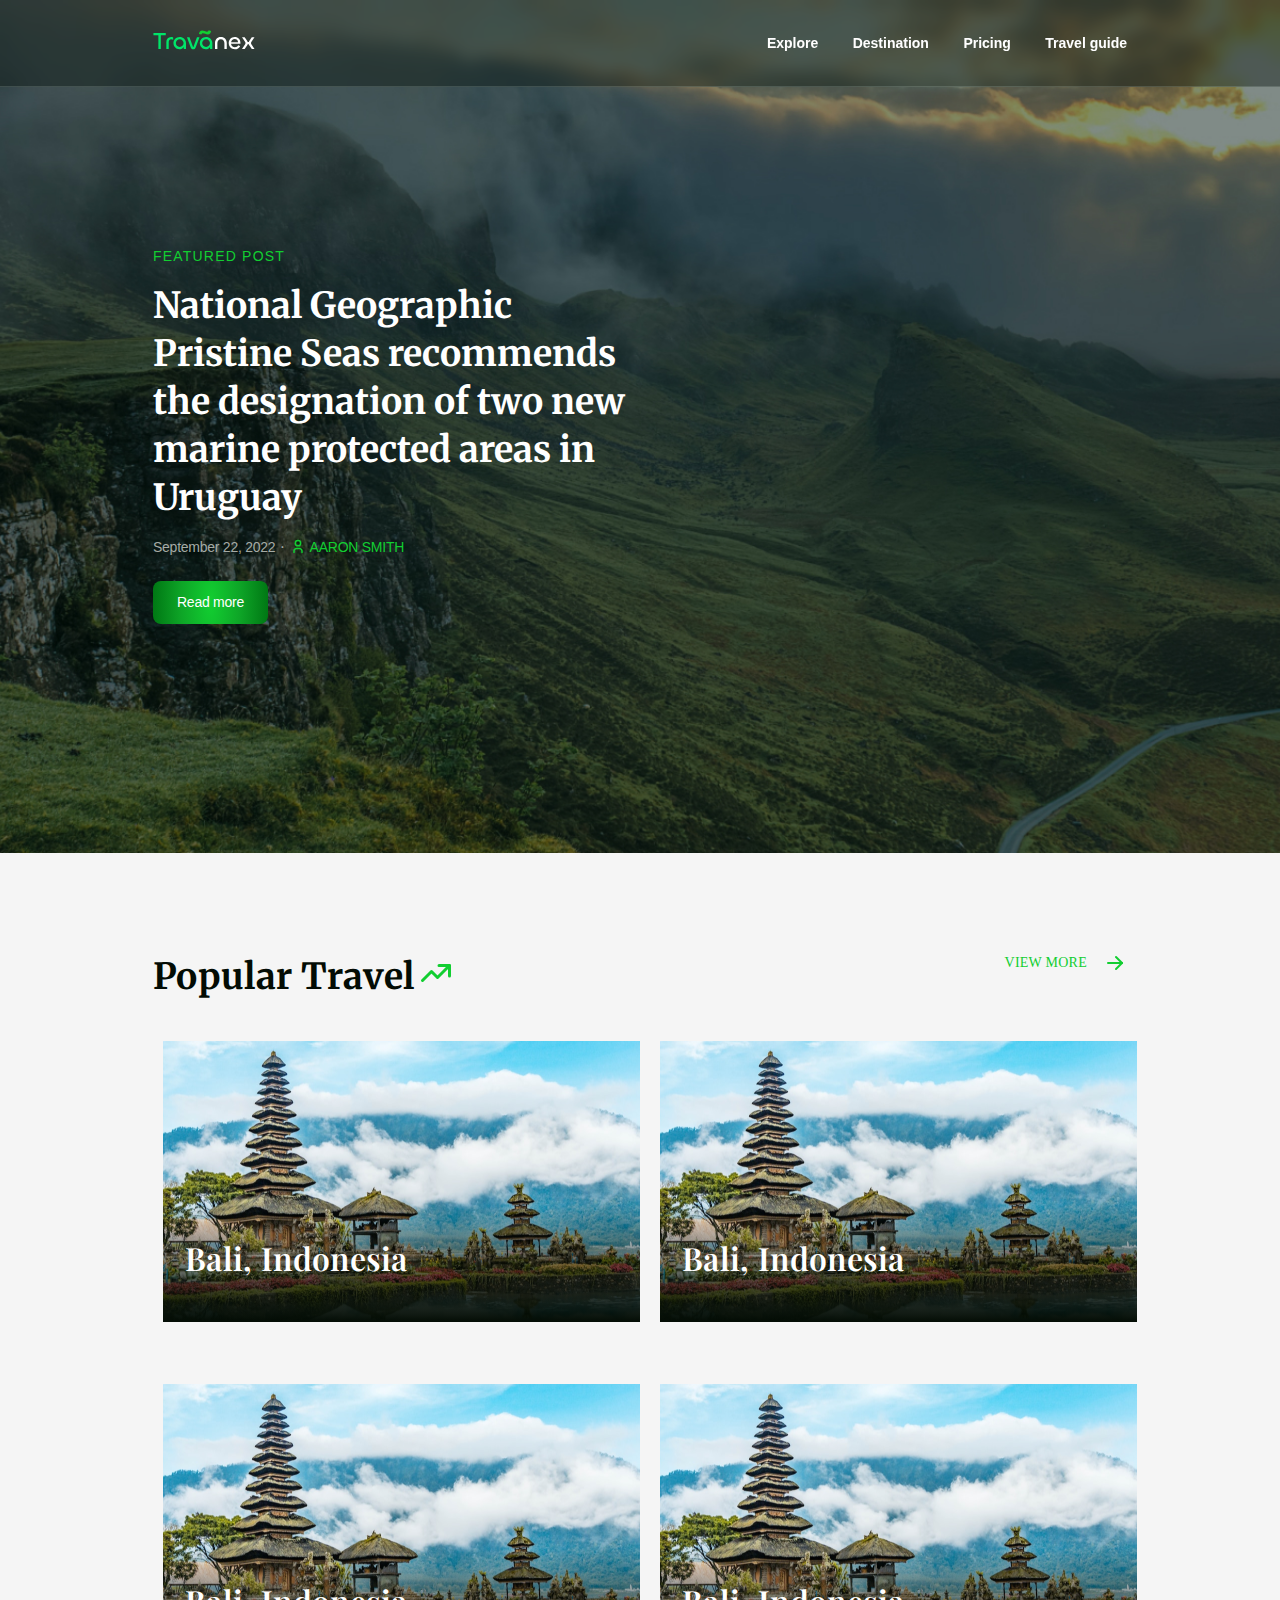
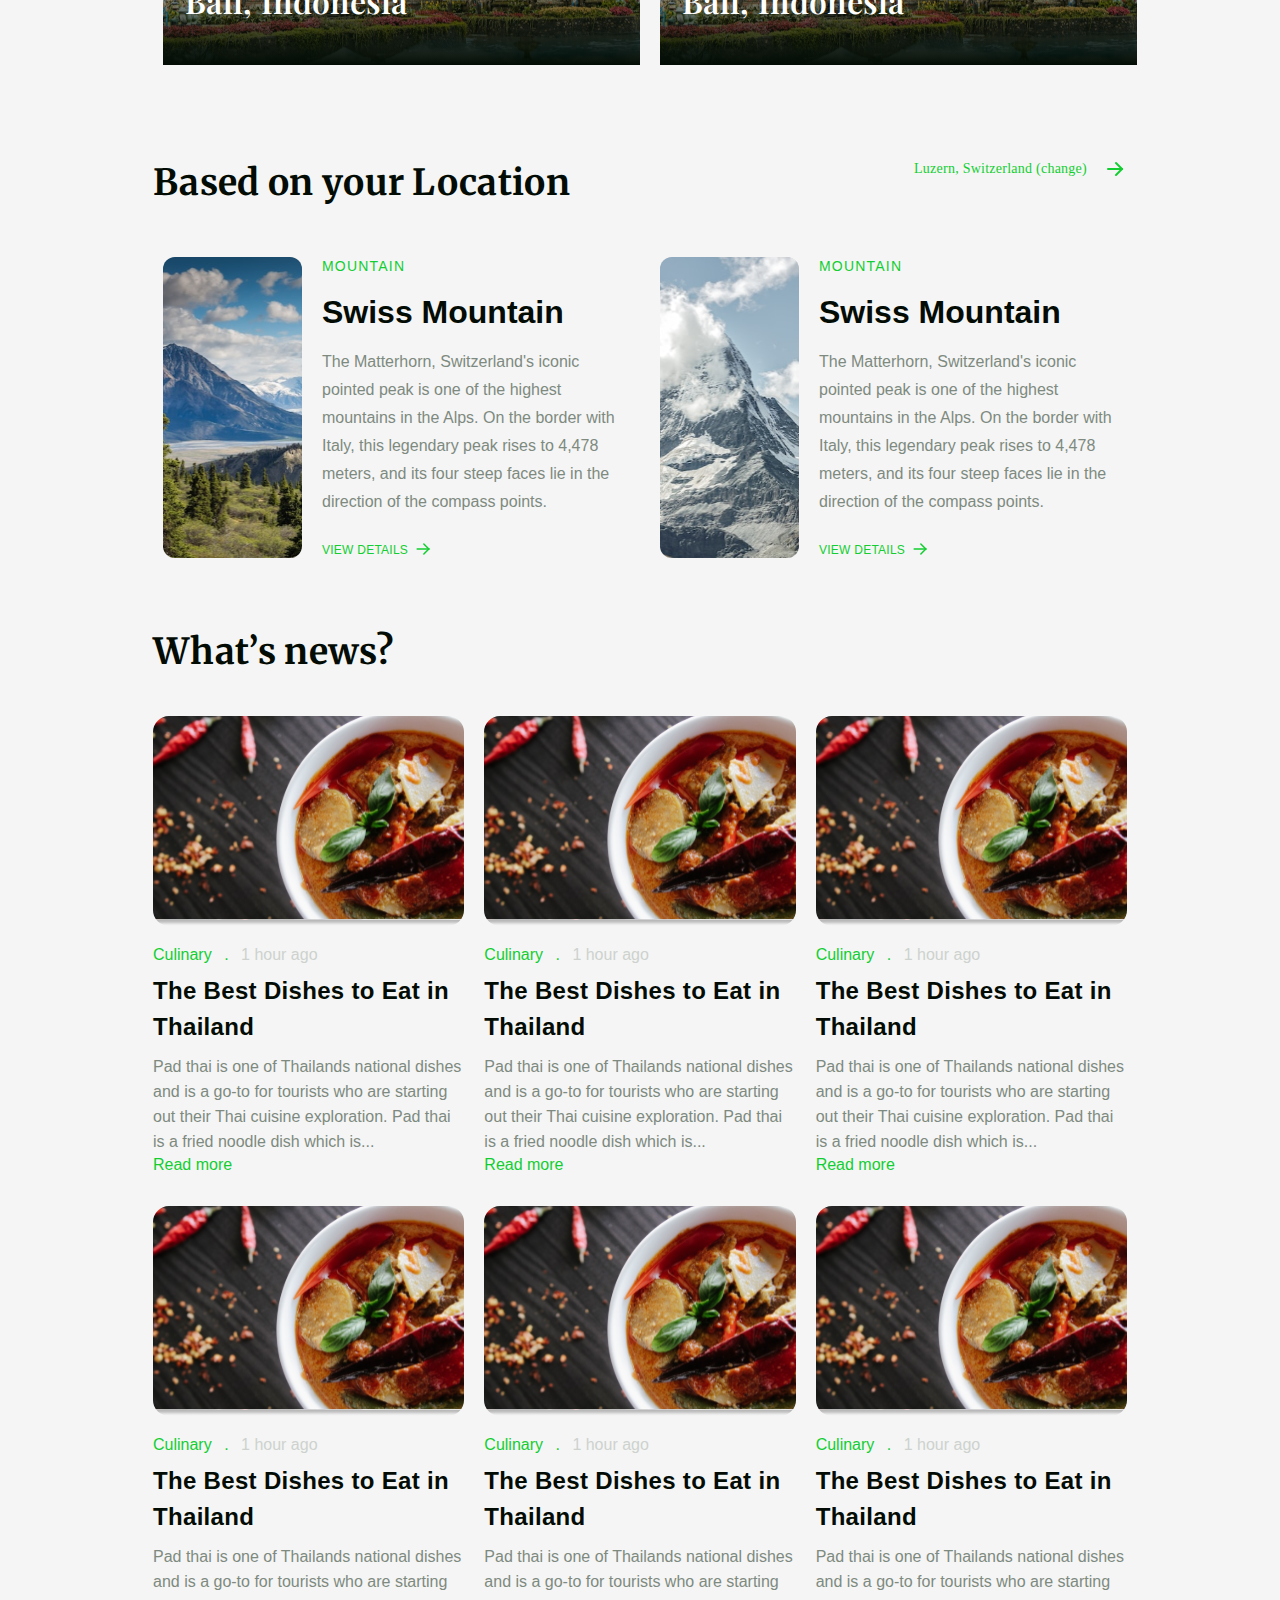
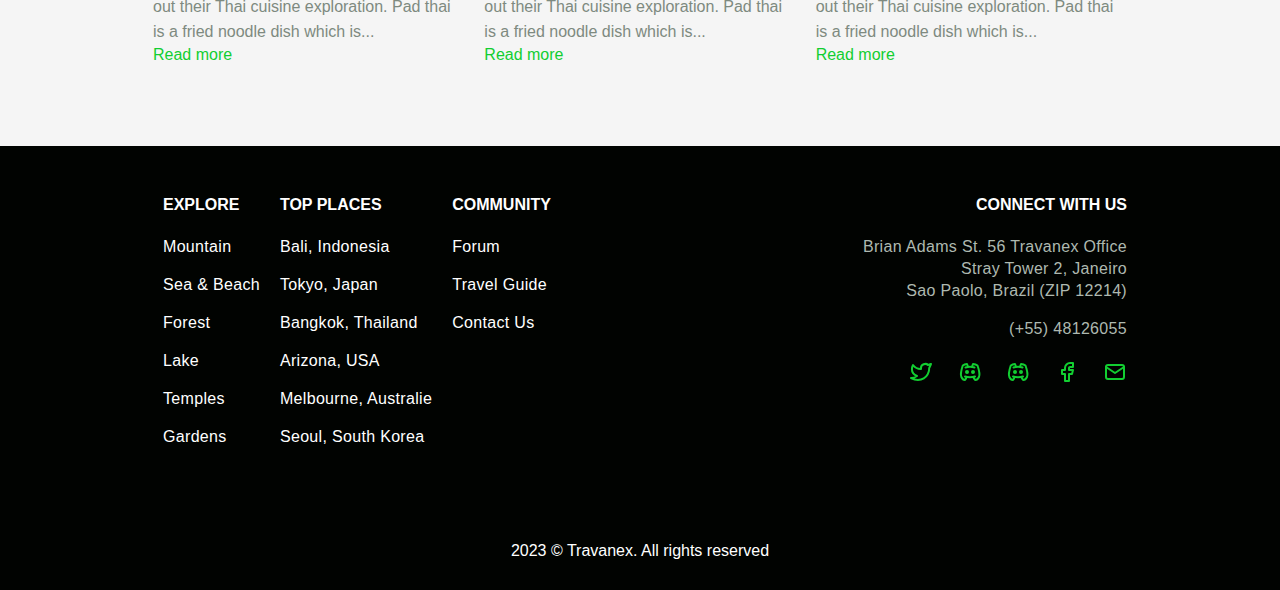
<file: index.html>
<!DOCTYPE html>
<html>
<head>
	<meta charset="utf-8">
	<meta name="viewport" content="width=device-width, initial-scale=1">
	<title>temp</title>
	<link rel="stylesheet" type="text/css" href="css/reset.css">
	<link rel="stylesheet" type="text/css" href="css/setka_2.css">
	<link rel="stylesheet" type="text/css" href="css/main.css">
</head>
<body>
<header class="header">
			
			<nav class="nav">
				<div class="container">
					<div class="row justify__content__between nav__row">
						<div class="col-auto nav__block">
							<img class="nav__img" src="images/Group 3.svg" alt="Travanex">
						</div>
						<div class="col-auto nav__block">
							<ul>
								<li class="nav__item"><a class="nav__link" href="#">Explore</a></li>
								<li class="nav__item"><a class="nav__link" href="#">Destination</a></li>
								<li class="nav__item"><a class="nav__link" href="#">Pricing</a></li>
								<li class="nav__item"><a class="nav__link" href="#">Travel guide</a></li>
							</ul>
						</div>
					</div>
				</div>
			</nav>
			
			<div class="container header__block">
				<div class="row">
					<div class="col-6 header__col">
						
						<span class="header__name">FEATURED POST</span>
						<h1 class="header__title">National Geographic Pristine Seas recommends the designation of two new marine protected areas in Uruguay</h1>
						<ul>
							<li class="header__item"><data class="header__data">September 22, 2022</data></li>
							<li class="header__item">·</li>
							<li class="header__item"><a class="header__link" href="#">Aaron Smith</a></li>
						</ul>
						
						<a class="header__btn" href="#">Read more</a>
						
					</div>
				</div>
			</div>
			
		</header>

		<section class="travel">
			<div class="container">
				<div class="row justify__content__between">
					<div class="col-auto">
						<div class="travel__before">
							<h2 class="travel__title">Popular Travel</h2>
						</div>
					</div>

					<div class="col-auto">
						<div class="travel__befores">
							<a class="travel__link" href="#">VIEW MORE</a>
						</div>
					</div>
				</div>


				<div class="row travel__row">
					<div class="travel__block col-6">
					
						<a href="#" class="col-6 travel__item">
							<img class="travel__img" src="images/bali.svg" alt="Bali, Indonesia">
							<div class="travel__position">
								<h3 class="travel_name">Bali, Indonesia</h3>
							</div>
						</a>

					</div>
					
					<div class="travel__block col-6">
					
						<a href="#" class="col-6 travel__item">
							<img class="travel__img" src="images/bali.svg" alt="Bali, Indonesia">
							<div class="travel__position">
								<h3 class="travel_name">Bali, Indonesia</h3>
							</div>
						</a>
						
					</div>

					<div class="travel__block col-6">
					
						<a href="#" class="col-6 travel__item">
							<img class="travel__img" src="images/bali.svg" alt="Bali, Indonesia">
							<div class="travel__position">
								<h3 class="travel_name">Bali, Indonesia</h3>
							</div>
						</a>
						
					</div>
					<div class="travel__block col-6">
					
						<a href="#" class="col-6 travel__item">
							<img class="travel__img" src="images/bali.svg" alt="Bali, Indonesia">
							<div class="travel__position">
								<h3 class="travel_name">Bali, Indonesia</h3>
							</div>
						</a>
						
					</div>
				</div>

				
			</div>
		</section>


		<section class="location">
			<div class="container">
				<div class="row justify__content__between">
					<div class="col-auto">
						<div class="">
							<h2 class="travel__title">Based on your Location</h2>
						</div>
					</div>

					<div class="col-auto">
						<div class="travel__befores">
							<a class="travel__link" href="#">Luzern, Switzerland (change)</a>
						</div>
					</div>



					<div class="row location__block">
						<div class="col-6 row location_item">
							<div class="col-4">
								<img class="location_img" src="images/pic_1.svg">
							</div>
							<div class="col-8">
								<h1 class="location__title">MOUNTAIN</h1>
								<h2 class="location__subtitle">Swiss Mountain</h2>
								<p class="location__txt">The Matterhorn, Switzerland's iconic pointed peak is one of the highest mountains in the Alps. On the border with Italy, this legendary peak rises to 4,478 meters, and its four steep faces lie in the direction of the compass points.</p>
								<a class="location__link" href="">View details</a>
							</div>


						</div>
						<div class="col-6 row location_item">

							<div class="col-4">
								<img class="location_img" src="images/pic_2.svg">
							</div>
							<div class="col-8">
								<h1 class="location__title">MOUNTAIN</h1>
								<h2 class="location__subtitle">Swiss Mountain</h2>
								<p class="location__txt">The Matterhorn, Switzerland's iconic pointed peak is one of the highest mountains in the Alps. On the border with Italy, this legendary peak rises to 4,478 meters, and its four steep faces lie in the direction of the compass points.</p>
								<a class="location__link" href="">View details</a>
							</div>
						</div>
					</div>

					</div>
		</section>



		<section class="blog">
			<div class="container">
				<div class="row travel__row">
					<div class="col-auto">
						<div class="">
							<h2 class="travel__title">What’s news?</h2>
						</div>
					</div>
				</div>
				<div class="row blog__block">

					<a href="#" class="col-4 blog__linK">
						<img class="blog__img" src="images/Dishes.svg">
						<ul class="blog__list">
							<li class="blog__item">Culinary</li>
							<li class="blog__item">.</li>
							<li class="blog__item"><data>1 hour ago</data></li>
						</ul>
						<p class="blog__title">The Best Dishes to Eat in Thailand</p>
						<p class="blog__txt">Pad thai is one of Thailands national dishes and is a go-to for tourists who are starting out their Thai cuisine exploration. Pad thai is a fried noodle dish which is...</p>
						<span class="blog__green">Read more</span>
					</a>
			


			

					<a href="#" class="col-4 blog__linK">
						<img class="blog__img" src="images/Dishes.svg">
						<ul class="blog__list">
							<li class="blog__item">Culinary</li>
							<li class="blog__item">.</li>
							<li class="blog__item"><data>1 hour ago</data></li>
						</ul>
						<p class="blog__title">The Best Dishes to Eat in Thailand</p>
						<p class="blog__txt">Pad thai is one of Thailands national dishes and is a go-to for tourists who are starting out their Thai cuisine exploration. Pad thai is a fried noodle dish which is...</p>
						<span class="blog__green">Read more</span>
					</a>
				

				

					<a href="#" class="col-4 blog__linK">
						<img class="blog__img" src="images/Dishes.svg">
						<ul class="blog__list">
							<li class="blog__item">Culinary</li>
							<li class="blog__item">.</li>
							<li class="blog__item"><data>1 hour ago</data></li>
						</ul>
						<p class="blog__title">The Best Dishes to Eat in Thailand</p>
						<p class="blog__txt">Pad thai is one of Thailands national dishes and is a go-to for tourists who are starting out their Thai cuisine exploration. Pad thai is a fried noodle dish which is...</p>
						<span class="blog__green">Read more</span>
					</a>

					<a href="#" class="col-4 blog__linK">
						<img class="blog__img" src="images/Dishes.svg">
						<ul class="blog__list">
							<li class="blog__item">Culinary</li>
							<li class="blog__item">.</li>
							<li class="blog__item"><data>1 hour ago</data></li>
						</ul>
						<p class="blog__title">The Best Dishes to Eat in Thailand</p>
						<p class="blog__txt">Pad thai is one of Thailands national dishes and is a go-to for tourists who are starting out their Thai cuisine exploration. Pad thai is a fried noodle dish which is...</p>
						<span class="blog__green">Read more</span>
					</a>
			

			<a href="#" class="col-4 blog__linK">
						<img class="blog__img" src="images/Dishes.svg">
						<ul class="blog__list">
							<li class="blog__item">Culinary</li>
							<li class="blog__item">.</li>
							<li class="blog__item"><data>1 hour ago</data></li>
						</ul>
						<p class="blog__title">The Best Dishes to Eat in Thailand</p>
						<p class="blog__txt">Pad thai is one of Thailands national dishes and is a go-to for tourists who are starting out their Thai cuisine exploration. Pad thai is a fried noodle dish which is...</p>
						<span class="blog__green">Read more</span>
					</a>
			

			<a href="#" class="col-4 blog__linK">
						<img class="blog__img" src="images/Dishes.svg">
						<ul class="blog__list">
							<li class="blog__item">Culinary</li>
							<li class="blog__item">.</li>
							<li class="blog__item"><data>1 hour ago</data></li>
						</ul>
						<p class="blog__title">The Best Dishes to Eat in Thailand</p>
						<p class="blog__txt">Pad thai is one of Thailands national dishes and is a go-to for tourists who are starting out their Thai cuisine exploration. Pad thai is a fried noodle dish which is...</p>
						<span class="blog__green">Read more</span>
					</a>
			
			
				</div>
			</div>

		</section>


		<footer class="footer">
			<div class="container">
				<div class="row justify__content__between">
					<div class="col-auto row">

						<div class="col-auto">
							<h2 class="footer__title">EXPLORE</h2>
							<ul>
								<li class="footer__txt"><a href="#">Mountain</a></li>
								<li class="footer__txt"><a href="#">Sea & Beach</a></li>
								<li class="footer__txt"><a href="#">Forest</a></li>
								<li class="footer__txt"><a href="#">Lake</a></li>
								<li class="footer__txt"><a href="#">Temples</a></li>
								<li class="footer__txt"><a href="#">Gardens</a></li>
							</ul>
						</div>


						<div class="col-auto">
							<h2 class="footer__title">TOP PLACES</h2>
							<ul>
								<li class="footer__txt"><a href="#">Bali, Indonesia</a></li>
								<li class="footer__txt"><a href="#">Tokyo, Japan</a></li>
								<li class="footer__txt"><a href="#">Bangkok, Thailand</a></li>
								<li class="footer__txt"><a href="#">Arizona, USA</a></li>
								<li class="footer__txt"><a href="#">Melbourne, Australie</a></li>
								<li class="footer__txt"><a href="#">Seoul, South Korea</a></li>
							</ul>
						</div>


						<div class="col-auto">
							<h2 class="footer__title">COMMUNITY</h2>
							<ul>
								<li class="footer__txt"><a href="#">Forum</a></li>
								<li class="footer__txt"><a href="#">Travel Guide</a></li>
								<li class="footer__txt"><a href="#">Contact Us</a></li>
							</ul>
						</div>
					</div>


					<div class="col-4 footer__right">
							<h2 class="footer__title">CONNECT WITH US</h2>
							<p class="footer__txt">Brian Adams St. 56 Travanex Office<br>
Stray Tower 2, Janeiro<br>Sao Paolo, Brazil (ZIP 12214)</p>
							<a  class="footer__txt" href="tel:+5548126055">(+55) 48126055</a>
							<ul class="footer__soc">
								<li class="footer__item"><a href="#"><img src="images/Twitter.svg"></a></li>
								<li class="footer__item"><a href="#"><img src="images/Disc.svg "></a></li>
								<li class="footer__item"><a href="#"><img src="images/Disc.svg "></a></li>
								<li class="footer__item"><a href="#"><img src="images/Insta.svg"></a></li>
								<li class="footer__item"><a href="#"><img src="images/Email.svg"></a></li>
							</ul>
						</div>
					</div>

					<div class="row justify__content__center ">
						<p class="footer__copyright">2023 © Travanex. All rights reserved</p>
					</div>
					
				</div>


			</div>
		</footer>
</body>
</html>
</file>
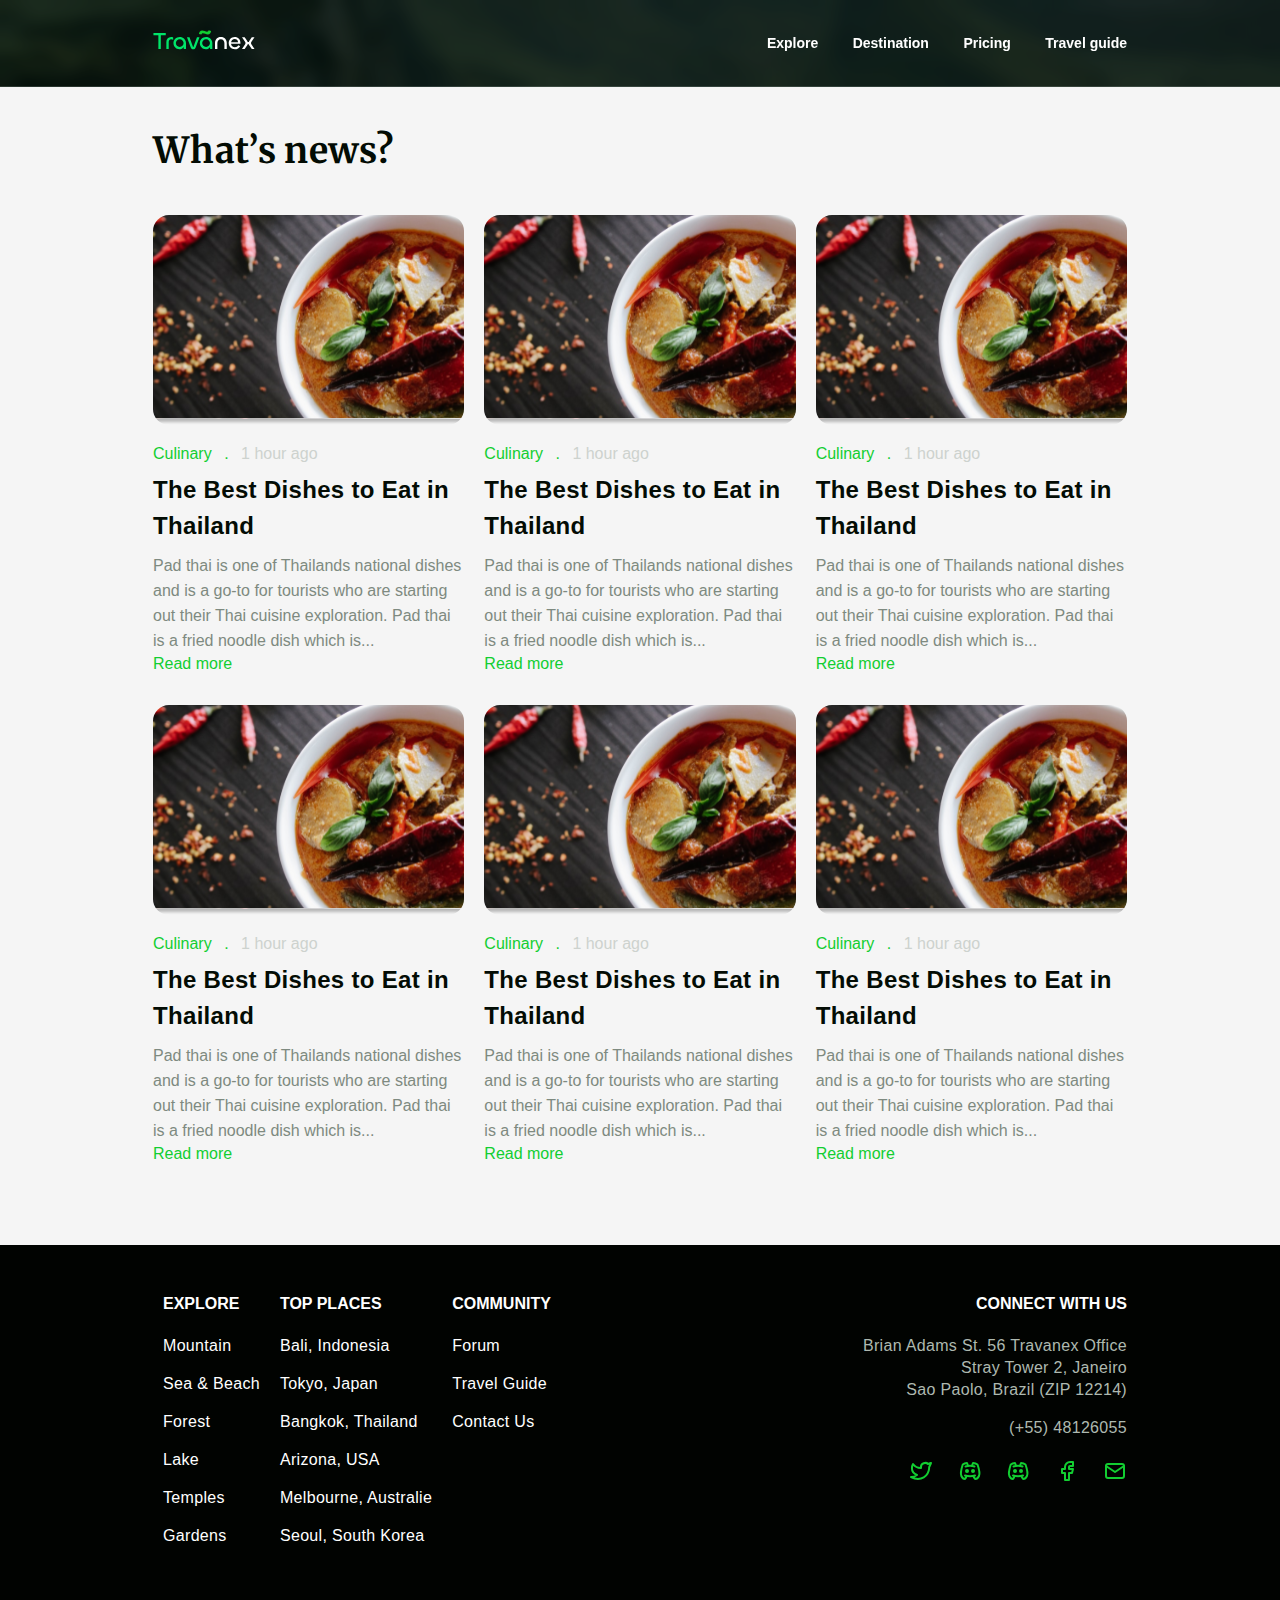
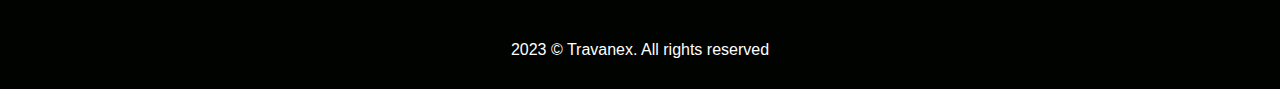
<file: blog/index.html>
<!DOCTYPE html>
<html>
<head>
	<meta charset="utf-8">
	<meta name="viewport" content="width=device-width, initial-scale=1">
	<title>temp</title>
	<link rel="stylesheet" type="text/css" href="../css/reset.css">
	<link rel="stylesheet" type="text/css" href="../css/setka_2.css">
	<link rel="stylesheet" type="text/css" href="../css/main.css">
</head>
<body>
<header class="header">
			
			<nav class="nav">
				<div class="container">
					<div class="row justify__content__between nav__row">
						<div class="col-auto nav__block">
							<img class="nav__img" src="../images/Group 3.svg" alt="Travanex">
						</div>
						<div class="col-auto nav__block">
							<ul>
								<li class="nav__item"><a class="nav__link" href="#">Explore</a></li>
								<li class="nav__item"><a class="nav__link" href="#">Destination</a></li>
								<li class="nav__item"><a class="nav__link" href="#">Pricing</a></li>
								<li class="nav__item"><a class="nav__link" href="#">Travel guide</a></li>
							</ul>
						</div>
					</div>
				</div>
			</nav>
			
			
			
		</header>



		<section class="blog">
			<div class="container">
				<div class="row travel__row">
					<div class="col-auto">
						<div class="">
							<h2 class="travel__title">What’s news?</h2>
						</div>
					</div>
				</div>
				<div class="row blog__block">

					<a href="#" class="col-4 blog__linK">
						<img class="blog__img" src="../images/Dishes.svg">
						<ul class="blog__list">
							<li class="blog__item">Culinary</li>
							<li class="blog__item">.</li>
							<li class="blog__item"><data>1 hour ago</data></li>
						</ul>
						<p class="blog__title">The Best Dishes to Eat in Thailand</p>
						<p class="blog__txt">Pad thai is one of Thailands national dishes and is a go-to for tourists who are starting out their Thai cuisine exploration. Pad thai is a fried noodle dish which is...</p>
						<span class="blog__green">Read more</span>
					</a>
				


				

					<a href="#" class="col-4 blog__linK">
						<img class="blog__img" src="../images/Dishes.svg">
						<ul class="blog__list">
							<li class="blog__item">Culinary</li>
							<li class="blog__item">.</li>
							<li class="blog__item"><data>1 hour ago</data></li>
						</ul>
						<p class="blog__title">The Best Dishes to Eat in Thailand</p>
						<p class="blog__txt">Pad thai is one of Thailands national dishes and is a go-to for tourists who are starting out their Thai cuisine exploration. Pad thai is a fried noodle dish which is...</p>
						<span class="blog__green">Read more</span>
					</a>
			

				

					<a href="#" class="col-4 blog__linK">
						<img class="blog__img" src="../images/Dishes.svg">
						<ul class="blog__list">
							<li class="blog__item">Culinary</li>
							<li class="blog__item">.</li>
							<li class="blog__item"><data>1 hour ago</data></li>
						</ul>
						<p class="blog__title">The Best Dishes to Eat in Thailand</p>
						<p class="blog__txt">Pad thai is one of Thailands national dishes and is a go-to for tourists who are starting out their Thai cuisine exploration. Pad thai is a fried noodle dish which is...</p>
						<span class="blog__green">Read more</span>
					</a>

					<a href="#" class="col-4 blog__linK">
						<img class="blog__img" src="../images/Dishes.svg">
						<ul class="blog__list">
							<li class="blog__item">Culinary</li>
							<li class="blog__item">.</li>
							<li class="blog__item"><data>1 hour ago</data></li>
						</ul>
						<p class="blog__title">The Best Dishes to Eat in Thailand</p>
						<p class="blog__txt">Pad thai is one of Thailands national dishes and is a go-to for tourists who are starting out their Thai cuisine exploration. Pad thai is a fried noodle dish which is...</p>
						<span class="blog__green">Read more</span>
					</a>
					

					<a href="#" class="col-4 blog__linK">
						<img class="blog__img" src="../images/Dishes.svg">
						<ul class="blog__list">
							<li class="blog__item">Culinary</li>
							<li class="blog__item">.</li>
							<li class="blog__item"><data>1 hour ago</data></li>
						</ul>
						<p class="blog__title">The Best Dishes to Eat in Thailand</p>
						<p class="blog__txt">Pad thai is one of Thailands national dishes and is a go-to for tourists who are starting out their Thai cuisine exploration. Pad thai is a fried noodle dish which is...</p>
						<span class="blog__green">Read more</span>
					</a>
					

					<a href="#" class="col-4 blog__linK">
						<img class="blog__img" src="../images/Dishes.svg">
						<ul class="blog__list">
							<li class="blog__item">Culinary</li>
							<li class="blog__item">.</li>
							<li class="blog__item"><data>1 hour ago</data></li>
						</ul>
						<p class="blog__title">The Best Dishes to Eat in Thailand</p>
						<p class="blog__txt">Pad thai is one of Thailands national dishes and is a go-to for tourists who are starting out their Thai cuisine exploration. Pad thai is a fried noodle dish which is...</p>
						<span class="blog__green">Read more</span>
					</a>
			
				</div>
				
			</div>

		</section>


		<footer class="footer">
			<div class="container">
				<div class="row justify__content__between">
					<div class="col-auto row">

						<div class="col-auto">
							<h2 class="footer__title">EXPLORE</h2>
							<ul>
								<li class="footer__txt"><a href="#">Mountain</a></li>
								<li class="footer__txt"><a href="#">Sea & Beach</a></li>
								<li class="footer__txt"><a href="#">Forest</a></li>
								<li class="footer__txt"><a href="#">Lake</a></li>
								<li class="footer__txt"><a href="#">Temples</a></li>
								<li class="footer__txt"><a href="#">Gardens</a></li>
							</ul>
						</div>


						<div class="col-auto">
							<h2 class="footer__title">TOP PLACES</h2>
							<ul>
								<li class="footer__txt"><a href="#">Bali, Indonesia</a></li>
								<li class="footer__txt"><a href="#">Tokyo, Japan</a></li>
								<li class="footer__txt"><a href="#">Bangkok, Thailand</a></li>
								<li class="footer__txt"><a href="#">Arizona, USA</a></li>
								<li class="footer__txt"><a href="#">Melbourne, Australie</a></li>
								<li class="footer__txt"><a href="#">Seoul, South Korea</a></li>
							</ul>
						</div>


						<div class="col-auto">
							<h2 class="footer__title">COMMUNITY</h2>
							<ul>
								<li class="footer__txt"><a href="#">Forum</a></li>
								<li class="footer__txt"><a href="#">Travel Guide</a></li>
								<li class="footer__txt"><a href="#">Contact Us</a></li>
							</ul>
						</div>
					</div>


					<div class="col-4 footer__right">
							<h2 class="footer__title">CONNECT WITH US</h2>
							<p class="footer__txt">Brian Adams St. 56 Travanex Office<br>
Stray Tower 2, Janeiro<br>Sao Paolo, Brazil (ZIP 12214)</p>
							<a  class="footer__txt" href="tel:+5548126055">(+55) 48126055</a>
							<ul class="footer__soc">
								<li class="footer__item"><a href="#"><img src="../images/Twitter.svg"></a></li>
								<li class="footer__item"><a href="#"><img src="../images/Disc.svg "></a></li>
								<li class="footer__item"><a href="#"><img src="../images/Disc.svg "></a></li>
								<li class="footer__item"><a href="#"><img src="../images/Insta.svg"></a></li>
								<li class="footer__item"><a href="#"><img src="../images/Email.svg"></a></li>
							</ul>
						</div>
					</div>

					<div class="row justify__content__center ">
						<p class="footer__copyright">2023 © Travanex. All rights reserved</p>
					</div>
					
				</div>


			</div>
		</footer>
</body>
</html>
</file>
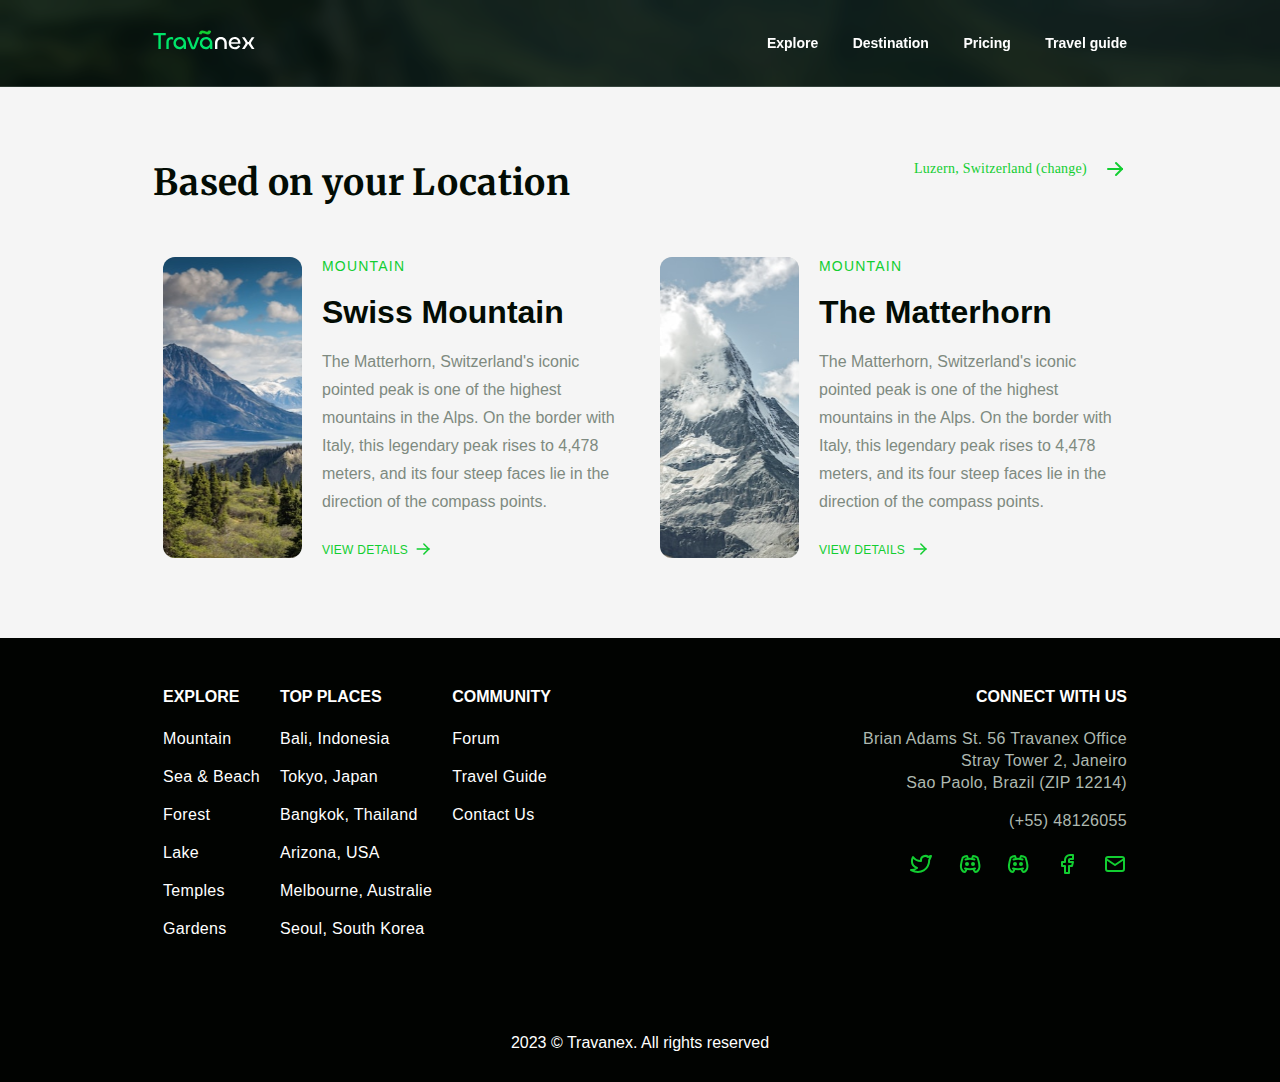
<file: location/index.html>
<!DOCTYPE html>
<html>
<head>
	<meta charset="utf-8">
	<meta name="viewport" content="width=device-width, initial-scale=1">
	<title>temp</title>
	<link rel="stylesheet" type="text/css" href="../css/reset.css">
	<link rel="stylesheet" type="text/css" href="../css/setka_2.css">
	<link rel="stylesheet" type="text/css" href="../css/main.css">
</head>
<body>
<header class="header">
			
			<nav class="nav">
				<div class="container">
					<div class="row justify__content__between nav__row">
						<div class="col-auto nav__block">
							<img class="nav__img" src="../images/Group 3.svg" alt="Travanex">
						</div>
						<div class="col-auto nav__block">
							<ul>
								<li class="nav__item"><a class="nav__link" href="#">Explore</a></li>
								<li class="nav__item"><a class="nav__link" href="#">Destination</a></li>
								<li class="nav__item"><a class="nav__link" href="#">Pricing</a></li>
								<li class="nav__item"><a class="nav__link" href="#">Travel guide</a></li>
							</ul>
						</div>
					</div>
				</div>
			</nav>
				
		</header>


		<section class="location">
			<div class="container">
				<div class="row justify__content__between">
					<div class="col-auto">
						<div class="">
							<h2 class="travel__title">Based on your Location</h2>
						</div>
					</div>

					<div class="col-auto">
						<div class="travel__befores">
							<a class="travel__link" href="#">Luzern, Switzerland (change)</a>
						</div>
					</div>



					<div class="row location__block">
						<div class="col-6 row location_item">
							<div class="col-4">
								<img class="location_img" src="../images/pic_1.svg">
							</div>
							<div class="col-8">
								<h1 class="location__title">MOUNTAIN</h1>
								<h2 class="location__subtitle">Swiss Mountain</h2>
								<p class="location__txt">The Matterhorn, Switzerland's iconic pointed peak is one of the highest mountains in the Alps. On the border with Italy, this legendary peak rises to 4,478 meters, and its four steep faces lie in the direction of the compass points.</p>
								<a class="location__link" href="">View details</a>
							</div>


						</div>
						<div class="col-6 row location_item">

							<div class="col-4">
								<img class="location_img" src="../images/pic_2.svg">
							</div>
							<div class="col-8">
								<h1 class="location__title">MOUNTAIN</h1>
								<h2 class="location__subtitle">The Matterhorn</h2>
								<p class="location__txt">The Matterhorn, Switzerland's iconic pointed peak is one of the highest mountains in the Alps. On the border with Italy, this legendary peak rises to 4,478 meters, and its four steep faces lie in the direction of the compass points.</p>
								<a class="location__link" href="">View details</a>
							</div>
						</div>
					</div>

					</div>
		</section>



		<footer class="footer">
			<div class="container">
				<div class="row justify__content__between">
					<div class="col-auto row">

						<div class="col-auto">
							<h2 class="footer__title">EXPLORE</h2>
							<ul>
								<li class="footer__txt"><a href="#">Mountain</a></li>
								<li class="footer__txt"><a href="#">Sea & Beach</a></li>
								<li class="footer__txt"><a href="#">Forest</a></li>
								<li class="footer__txt"><a href="#">Lake</a></li>
								<li class="footer__txt"><a href="#">Temples</a></li>
								<li class="footer__txt"><a href="#">Gardens</a></li>
							</ul>
						</div>


						<div class="col-auto">
							<h2 class="footer__title">TOP PLACES</h2>
							<ul>
								<li class="footer__txt"><a href="#">Bali, Indonesia</a></li>
								<li class="footer__txt"><a href="#">Tokyo, Japan</a></li>
								<li class="footer__txt"><a href="#">Bangkok, Thailand</a></li>
								<li class="footer__txt"><a href="#">Arizona, USA</a></li>
								<li class="footer__txt"><a href="#">Melbourne, Australie</a></li>
								<li class="footer__txt"><a href="#">Seoul, South Korea</a></li>
							</ul>
						</div>


						<div class="col-auto">
							<h2 class="footer__title">COMMUNITY</h2>
							<ul>
								<li class="footer__txt"><a href="#">Forum</a></li>
								<li class="footer__txt"><a href="#">Travel Guide</a></li>
								<li class="footer__txt"><a href="#">Contact Us</a></li>
							</ul>
						</div>
					</div>


					<div class="col-4 footer__right">
							<h2 class="footer__title">CONNECT WITH US</h2>
							<p class="footer__txt">Brian Adams St. 56 Travanex Office<br>
Stray Tower 2, Janeiro<br>Sao Paolo, Brazil (ZIP 12214)</p>
							<a  class="footer__txt" href="tel:+5548126055">(+55) 48126055</a>
							<ul class="footer__soc">
								<li class="footer__item"><a href="#"><img src="../images/Twitter.svg"></a></li>
								<li class="footer__item"><a href="#"><img src="../images/Disc.svg "></a></li>
								<li class="footer__item"><a href="#"><img src="../images/Disc.svg "></a></li>
								<li class="footer__item"><a href="#"><img src="../images/Insta.svg"></a></li>
								<li class="footer__item"><a href="#"><img src="../images/Email.svg"></a></li>
							</ul>
						</div>
					</div>

					<div class="row justify__content__center ">
						<p class="footer__copyright">2023 © Travanex. All rights reserved</p>
					</div>
					
				</div>


			</div>
		</footer>
</body>
</html>
</file>
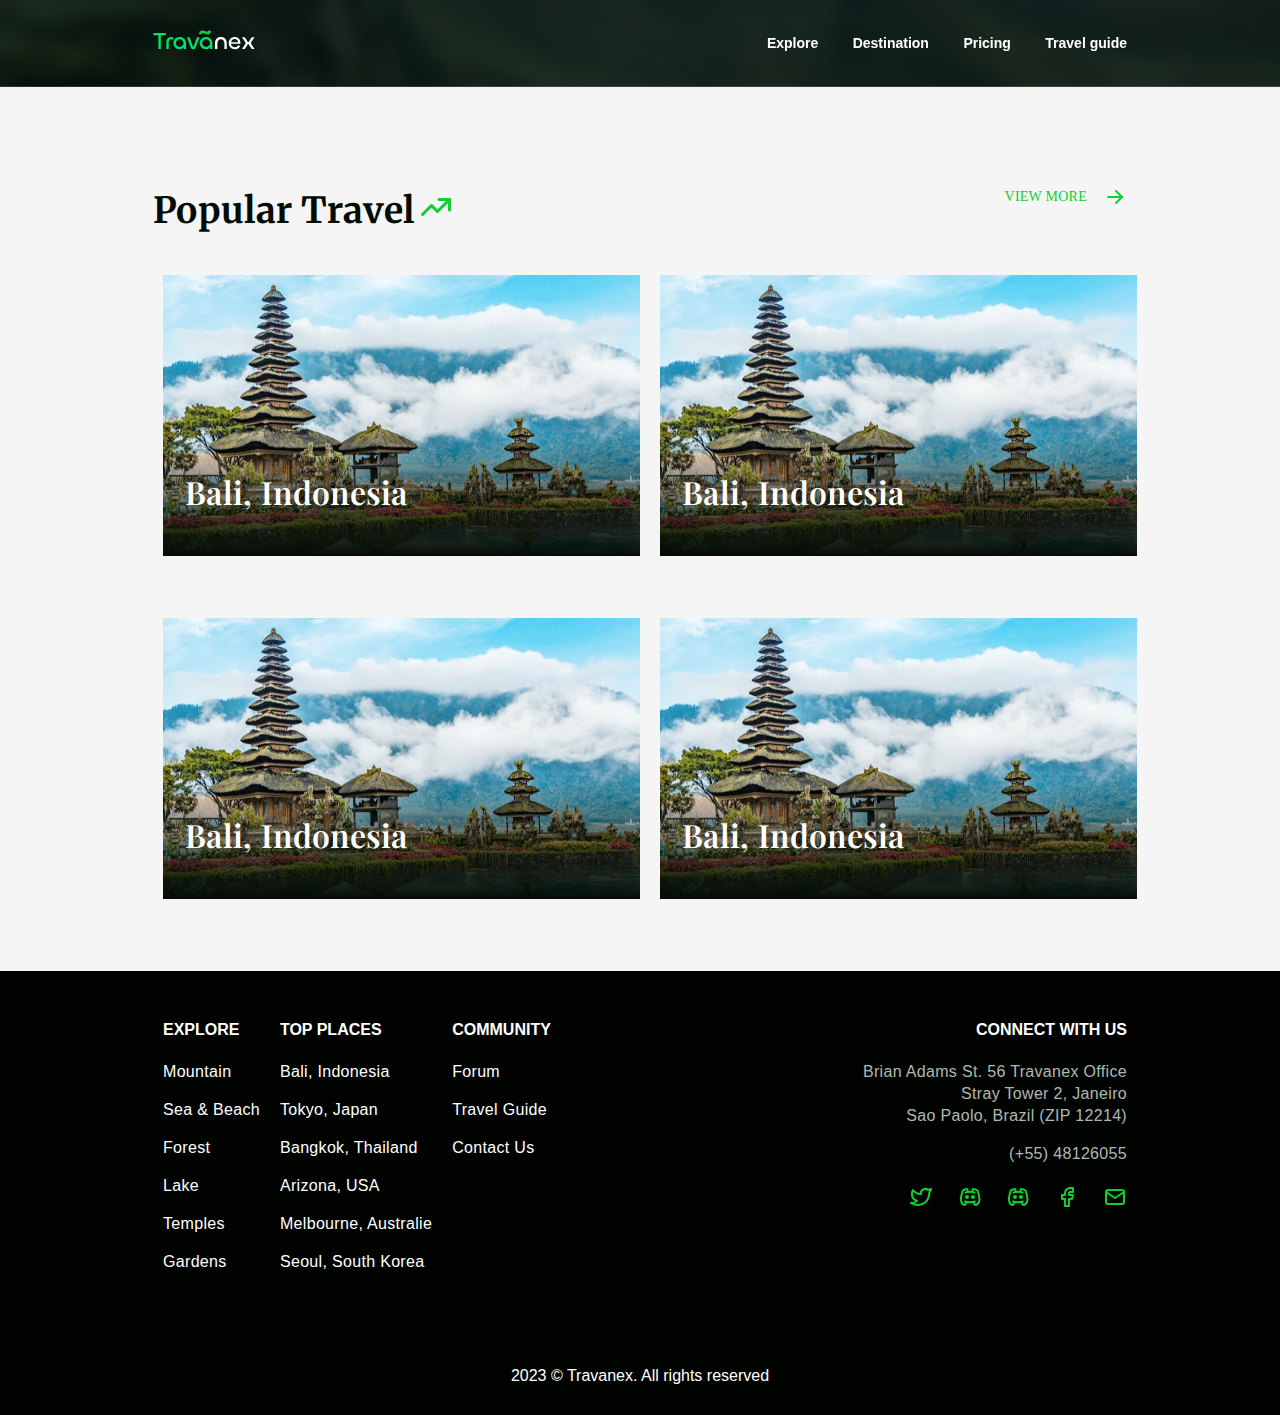
<file: travel/index.html>
<!DOCTYPE html>
<html>
<head>
	<meta charset="utf-8">
	<meta name="viewport" content="width=device-width, initial-scale=1">
	<title>temp</title>
	<link rel="stylesheet" type="text/css" href="../css/reset.css">
	<link rel="stylesheet" type="text/css" href="../css/setka_2.css">
	<link rel="stylesheet" type="text/css" href="../css/main.css">
</head>
<body>
	<header class="header">
			
			<nav class="nav">
				<div class="container">
					<div class="row justify__content__between nav__row">
						<div class="col-auto nav__block">
							<img class="nav__img" src="../images/Group 3.svg" alt="Travanex">
						</div>
						<div class="col-auto nav__block">
							<ul>
								<li class="nav__item"><a class="nav__link" href="#">Explore</a></li>
								<li class="nav__item"><a class="nav__link" href="#">Destination</a></li>
								<li class="nav__item"><a class="nav__link" href="#">Pricing</a></li>
								<li class="nav__item"><a class="nav__link" href="#">Travel guide</a></li>
							</ul>
						</div>
					</div>
				</div>
			</nav>		
		</header>

		<section class="travel">
			<div class="container">
				<div class="row justify__content__between">
					<div class="col-auto">
						<div class="travel__before">
							<h2 class="travel__title">Popular Travel</h2>
						</div>
					</div>

					<div class="col-auto">
						<div class="travel__befores">
							<a class="travel__link" href="#">VIEW MORE</a>
						</div>
					</div>
				</div>


				<div class="row travel__row">
					<div class="travel__block col-6">
					
						<a href="#" class="col-6 travel__item">
							<img class="travel__img" src="../images/bali.svg" alt="Bali, Indonesia">
							<div class="travel__position">
								<h3 class="travel_name">Bali, Indonesia</h3>
							</div>
						</a>

					</div>
					
					<div class="travel__block col-6">
					
						<a href="#" class="col-6 travel__item">
							<img class="travel__img" src="../images/bali.svg" alt="Bali, Indonesia">
							<div class="travel__position">
								<h3 class="travel_name">Bali, Indonesia</h3>
							</div>
						</a>
						
					</div>

					<div class="travel__block col-6">
					
						<a href="#" class="col-6 travel__item">
							<img class="travel__img" src="../images/bali.svg" alt="Bali, Indonesia">
							<div class="travel__position">
								<h3 class="travel_name">Bali, Indonesia</h3>
							</div>
						</a>
						
					</div>
					<div class="travel__block col-6">
					
						<a href="#" class="col-6 travel__item">
							<img class="travel__img" src="../images/bali.svg" alt="Bali, Indonesia">
							<div class="travel__position">
								<h3 class="travel_name">Bali, Indonesia</h3>
							</div>
						</a>
						
					</div>
				</div>

				
			</div>
		</section>

		<footer class="footer">
			<div class="container">
				<div class="row justify__content__between">
					<div class="col-auto row">

						<div class="col-auto">
							<h2 class="footer__title">EXPLORE</h2>
							<ul>
								<li class="footer__txt"><a href="#">Mountain</a></li>
								<li class="footer__txt"><a href="#">Sea & Beach</a></li>
								<li class="footer__txt"><a href="#">Forest</a></li>
								<li class="footer__txt"><a href="#">Lake</a></li>
								<li class="footer__txt"><a href="#">Temples</a></li>
								<li class="footer__txt"><a href="#">Gardens</a></li>
							</ul>
						</div>


						<div class="col-auto">
							<h2 class="footer__title">TOP PLACES</h2>
							<ul>
								<li class="footer__txt"><a href="#">Bali, Indonesia</a></li>
								<li class="footer__txt"><a href="#">Tokyo, Japan</a></li>
								<li class="footer__txt"><a href="#">Bangkok, Thailand</a></li>
								<li class="footer__txt"><a href="#">Arizona, USA</a></li>
								<li class="footer__txt"><a href="#">Melbourne, Australie</a></li>
								<li class="footer__txt"><a href="#">Seoul, South Korea</a></li>
							</ul>
						</div>


						<div class="col-auto">
							<h2 class="footer__title">COMMUNITY</h2>
							<ul>
								<li class="footer__txt"><a href="#">Forum</a></li>
								<li class="footer__txt"><a href="#">Travel Guide</a></li>
								<li class="footer__txt"><a href="#">Contact Us</a></li>
							</ul>
						</div>
					</div>


					<div class="col-4 footer__right">
							<h2 class="footer__title">CONNECT WITH US</h2>
							<p class="footer__txt">Brian Adams St. 56 Travanex Office<br>
Stray Tower 2, Janeiro<br>Sao Paolo, Brazil (ZIP 12214)</p>
							<a  class="footer__txt" href="tel:+5548126055">(+55) 48126055</a>
							<ul class="footer__soc">
								<li class="footer__item"><a href="#"><img src="../images/Twitter.svg"></a></li>
								<li class="footer__item"><a href="#"><img src="../images/Disc.svg "></a></li>
								<li class="footer__item"><a href="#"><img src="../images/Disc.svg "></a></li>
								<li class="footer__item"><a href="#"><img src="../images/Insta.svg"></a></li>
								<li class="footer__item"><a href="#"><img src="../images/Email.svg"></a></li>
							</ul>
						</div>
					</div>

					<div class="row justify__content__center ">
						<p class="footer__copyright">2023 © Travanex. All rights reserved</p>
					</div>
					
				</div>


			</div>
		</footer>
</body>
</html>
</file>
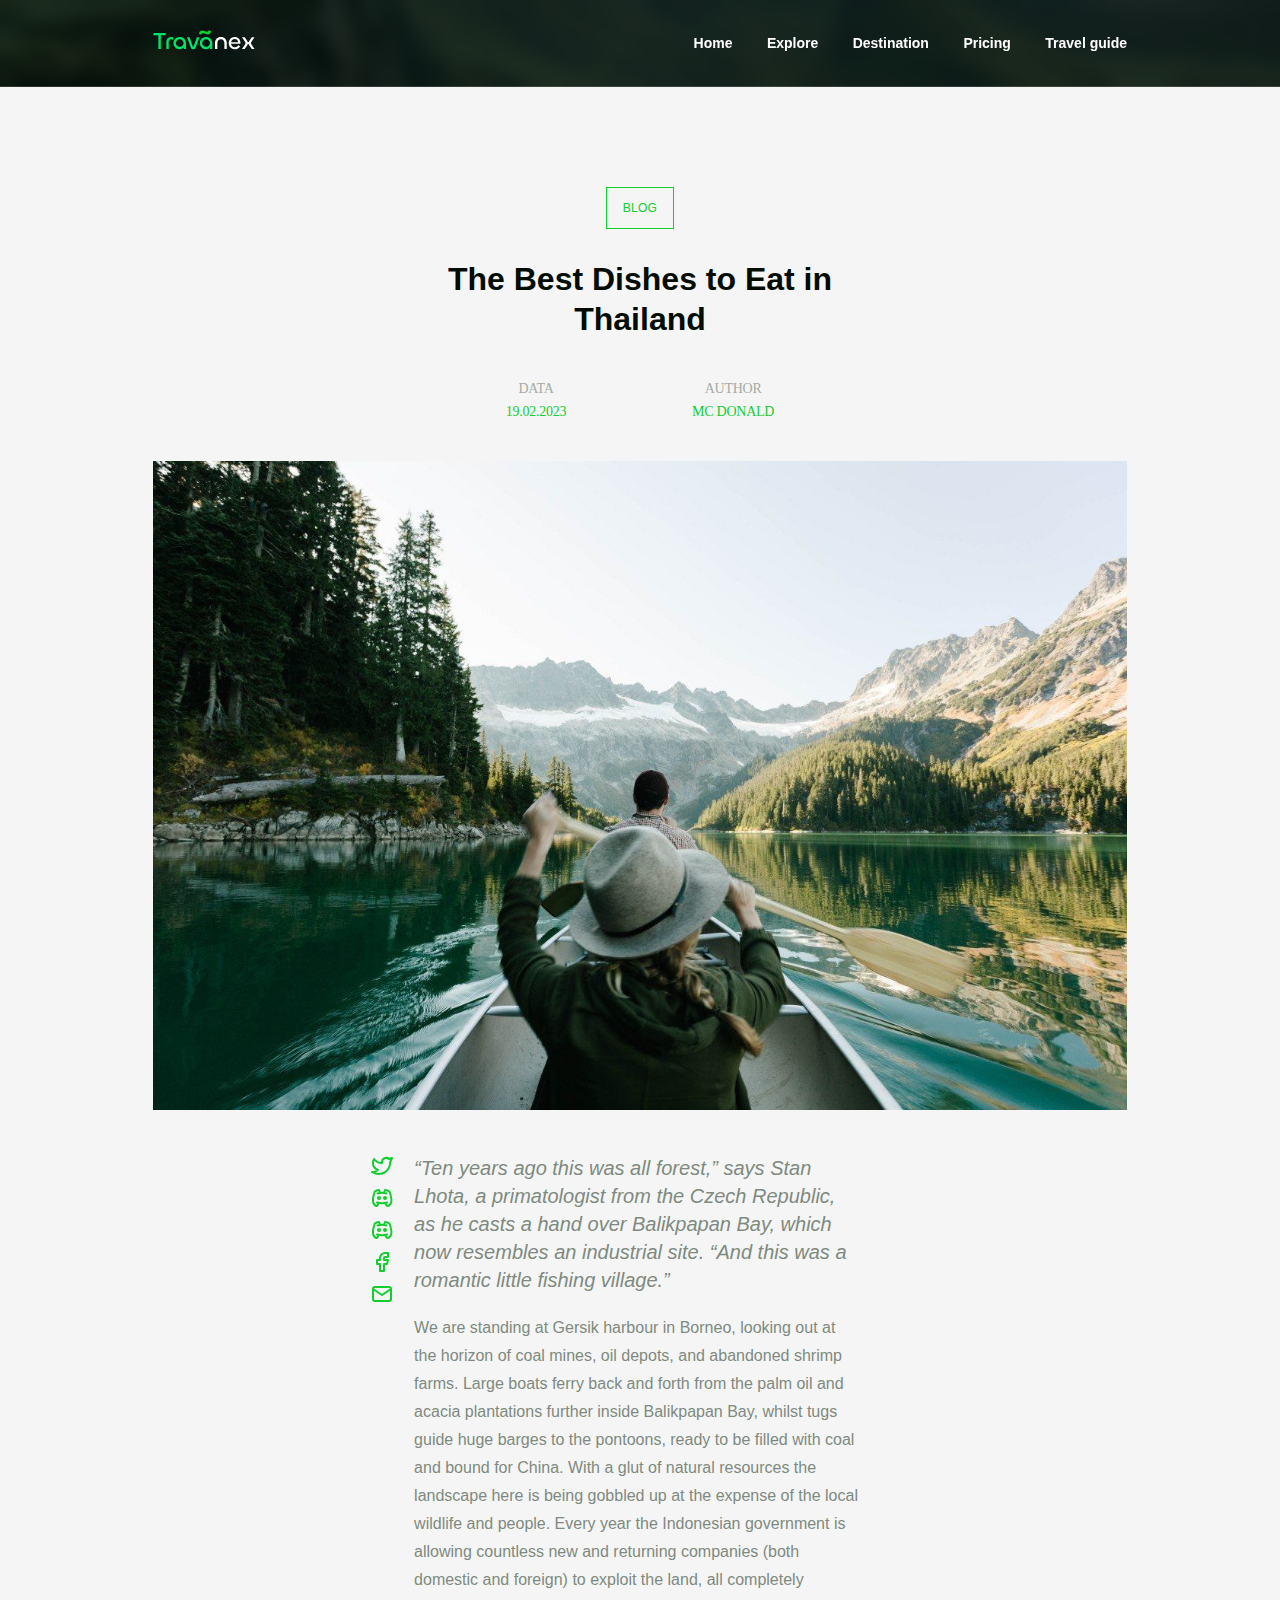
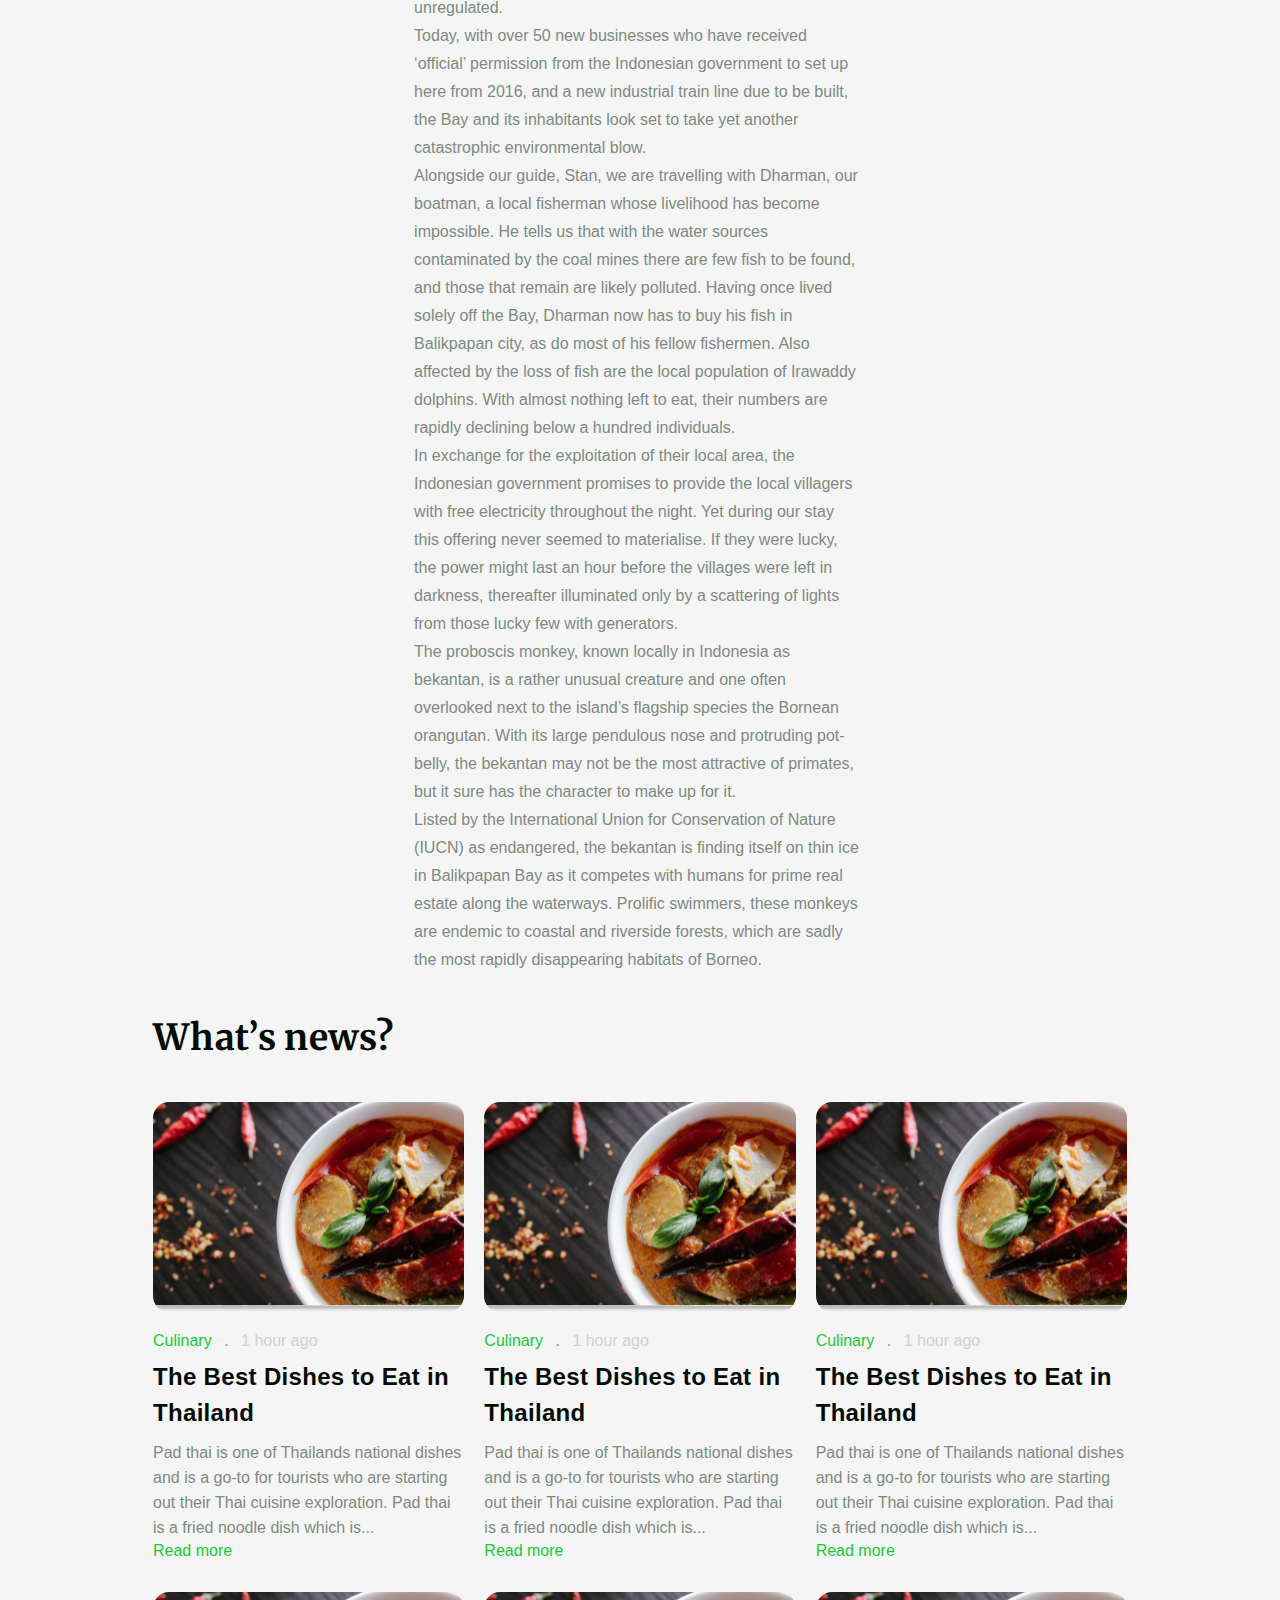
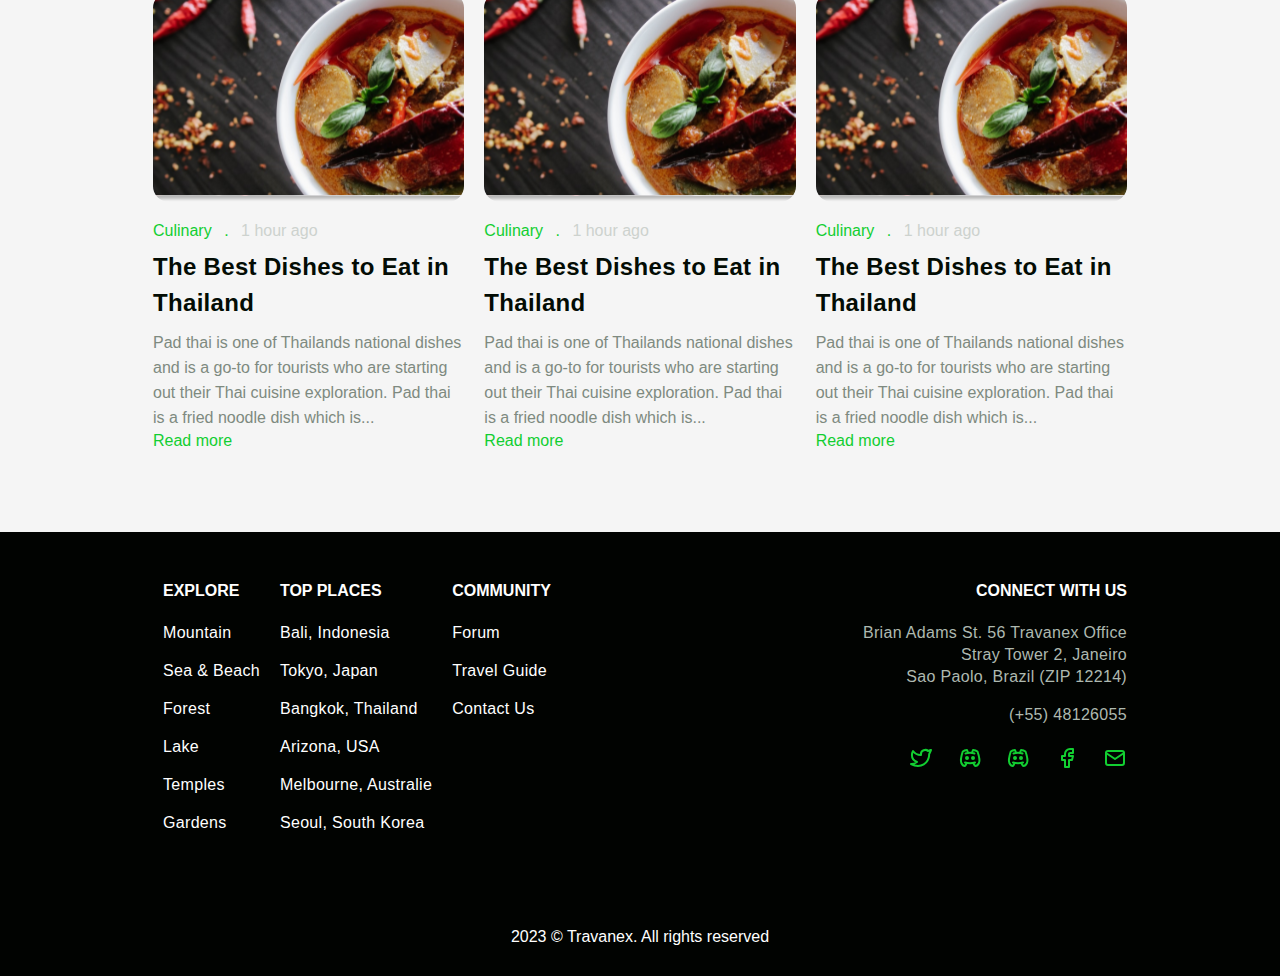
<file: blog/article/index.html>
<!DOCTYPE html>
<html>
<head>
	<meta charset="utf-8">
	<meta name="viewport" content="width=device-width, initial-scale=1">
	<title>Title</title>
	<link rel="stylesheet" type="text/css" href="../../css/reset.css">
	<link rel="stylesheet" type="text/css" href="../../css/setka_2.css">
	<link rel="stylesheet" type="text/css" href="../../css/main.css">
</head>
<body>
	<header class="header">
			
			<nav class="nav">
				<div class="container">
					<div class="row justify__content__between nav__row">
						<div class="col-auto nav__block">
							<img class="nav__img" src="../../images/Group 3.svg" alt="Travanex">
						</div>
						<div class="col-auto nav__block">
							<ul>
								<li class="nav__item"><a class="nav__link" href="../../index.html">Home</a></li>
								<li class="nav__item"><a class="nav__link" href="#">Explore</a></li>
								<li class="nav__item"><a class="nav__link" href="#">Destination</a></li>
								<li class="nav__item"><a class="nav__link" href="#">Pricing</a></li>
								<li class="nav__item"><a class="nav__link" href="#">Travel guide</a></li>
							</ul>
						</div>
					</div>
				</div>
			</nav>		
		</header>



		<article class="article">
			<div class="container">
				
				<div class="row justify__content__center">
					<div class="col-5">
						
						<p class="article__teg">Blog</p>
						<h2 class="article__title">The Best Dishes to Eat in Thailand</h2>



						<div class="row article__block">
							<div class="col-auto">
								<p class="article__type">DATA</p>
								<data class="article__meaning">19.02.2023</data>
							</div>

							<div class="col-auto">
								<p class="article__type">AUTHOR</p>
								<p class="article__meaning">MC DONALD</p>
							</div>
						</div>
					</div>


					<div class="col-12">
						<img class="article__img" src="../../images/team.png">
					</div>


					<div class="col-7 row article__paper">
						<div class="col-auto">
								<a class="article__item" href="#"><img src="../../images/Twitter.svg"></a>
								<a class="article__item" href="#"><img src="../../images/Disc.svg "></a>
								<a class="article__item" href="#"><img src="../../images/Disc.svg "></a>
								<a class="article__item" href="#"><img src="../../images/Insta.svg"></a>
								<a class="article__item" href="#"><img src="../../images/Email.svg"></a>
						</div>
						<div class="col-10 article__text">
							<span class="article__cit">“Ten years ago this was all forest,” says Stan Lhota, a primatologist from the Czech Republic, as he casts a hand over Balikpapan Bay, which now resembles an industrial site. “And this was a romantic little fishing village.”</span>
								<p>We are standing at Gersik harbour in Borneo, looking out at the horizon of coal mines, oil depots, and abandoned shrimp farms. Large boats ferry back and forth from the palm oil and acacia plantations further inside Balikpapan Bay, whilst tugs guide huge barges to the pontoons, ready to be filled with coal and bound for China.

With a glut of natural resources the landscape here is being gobbled up at the expense of the local wildlife and people. Every year the Indonesian government is allowing countless new and returning companies (both domestic and foreign) to exploit the land, all completely unregulated. <br>
Today, with over 50 new businesses who have received ‘official’ permission from the Indonesian government to set up here from 2016, and a new industrial train line due to be built, the Bay and its inhabitants look set to take yet another catastrophic environmental blow.<br>
Alongside our guide, Stan, we are travelling with Dharman, our boatman, a local fisherman whose livelihood has become impossible. He tells us that with the water sources contaminated by the coal mines there are few fish to be found, and those that remain are likely polluted. Having once lived solely off the Bay, Dharman now has to buy his fish in Balikpapan city, as do most of his fellow fishermen. Also affected by the loss of fish are the local population of Irawaddy dolphins. With almost nothing left to eat, their numbers are rapidly declining below a hundred individuals.<br>
In exchange for the exploitation of their local area, the Indonesian government promises to provide the local villagers with free electricity throughout the night. Yet during our stay this offering never seemed to materialise. If they were lucky, the power might last an hour before the villages were left in darkness, thereafter illuminated only by a scattering of lights from those lucky few with generators.<br>
The proboscis monkey, known locally in Indonesia as bekantan, is a rather unusual creature and one often overlooked next to the island’s flagship species the Bornean orangutan. With its large pendulous nose and protruding pot-belly, the bekantan may not be the most attractive of primates, but it sure has the character to make up for it.<br>
Listed by the International Union for Conservation of Nature (IUCN) as endangered, the bekantan is finding itself on thin ice in Balikpapan Bay as it competes with humans for prime real estate along the waterways. Prolific swimmers, these monkeys are endemic to coastal and riverside forests, which are sadly the most rapidly disappearing habitats of Borneo.<br>
</p>

						</div>
					</div>
					
				</div>
			</div>
		</article>




		<section class="blog">
			<div class="container">
				<div class="row travel__row">
					<div class="col-auto">
						<div class="">
							<h2 class="travel__title">What’s news?</h2>
						</div>
					</div>
				</div>
				<div class="row blog__block">

					<a href="index.html" class="col-4 blog__linK">
						<img class="blog__img" src="../../images/Dishes.svg">
						<ul class="blog__list">
							<li class="blog__item">Culinary</li>
							<li class="blog__item">.</li>
							<li class="blog__item"><data>1 hour ago</data></li>
						</ul>
						<p class="blog__title">The Best Dishes to Eat in Thailand</p>
						<p class="blog__txt">Pad thai is one of Thailands national dishes and is a go-to for tourists who are starting out their Thai cuisine exploration. Pad thai is a fried noodle dish which is...</p>
						<span class="blog__green">Read more</span>
					</a>
			


			

					<a href="index.html" class="col-4 blog__linK">
						<img class="blog__img" src="../../images/Dishes.svg">
						<ul class="blog__list">
							<li class="blog__item">Culinary</li>
							<li class="blog__item">.</li>
							<li class="blog__item"><data>1 hour ago</data></li>
						</ul>
						<p class="blog__title">The Best Dishes to Eat in Thailand</p>
						<p class="blog__txt">Pad thai is one of Thailands national dishes and is a go-to for tourists who are starting out their Thai cuisine exploration. Pad thai is a fried noodle dish which is...</p>
						<span class="blog__green">Read more</span>
					</a>
				

				

					<a href="index.html" class="col-4 blog__linK">
						<img class="blog__img" src="../../images/Dishes.svg">
						<ul class="blog__list">
							<li class="blog__item">Culinary</li>
							<li class="blog__item">.</li>
							<li class="blog__item"><data>1 hour ago</data></li>
						</ul>
						<p class="blog__title">The Best Dishes to Eat in Thailand</p>
						<p class="blog__txt">Pad thai is one of Thailands national dishes and is a go-to for tourists who are starting out their Thai cuisine exploration. Pad thai is a fried noodle dish which is...</p>
						<span class="blog__green">Read more</span>
					</a>

					<a href="index.html" class="col-4 blog__linK">
						<img class="blog__img" src="../../images/Dishes.svg">
						<ul class="blog__list">
							<li class="blog__item">Culinary</li>
							<li class="blog__item">.</li>
							<li class="blog__item"><data>1 hour ago</data></li>
						</ul>
						<p class="blog__title">The Best Dishes to Eat in Thailand</p>
						<p class="blog__txt">Pad thai is one of Thailands national dishes and is a go-to for tourists who are starting out their Thai cuisine exploration. Pad thai is a fried noodle dish which is...</p>
						<span class="blog__green">Read more</span>
					</a>
			

			<a href="index.html" class="col-4 blog__linK">
						<img class="blog__img" src="../../images/Dishes.svg">
						<ul class="blog__list">
							<li class="blog__item">Culinary</li>
							<li class="blog__item">.</li>
							<li class="blog__item"><data>1 hour ago</data></li>
						</ul>
						<p class="blog__title">The Best Dishes to Eat in Thailand</p>
						<p class="blog__txt">Pad thai is one of Thailands national dishes and is a go-to for tourists who are starting out their Thai cuisine exploration. Pad thai is a fried noodle dish which is...</p>
						<span class="blog__green">Read more</span>
					</a>
			

			<a href="index.html" class="col-4 blog__linK">
						<img class="blog__img" src="../../images/Dishes.svg">
						<ul class="blog__list">
							<li class="blog__item">Culinary</li>
							<li class="blog__item">.</li>
							<li class="blog__item"><data>1 hour ago</data></li>
						</ul>
						<p class="blog__title">The Best Dishes to Eat in Thailand</p>
						<p class="blog__txt">Pad thai is one of Thailands national dishes and is a go-to for tourists who are starting out their Thai cuisine exploration. Pad thai is a fried noodle dish which is...</p>
						<span class="blog__green">Read more</span>
					</a>
			
			
				</div>
			</div>

		</section>

		<footer class="footer">
			<div class="container">
				<div class="row justify__content__between">
					<div class="col-auto row">

						<div class="col-auto">
							<h2 class="footer__title">EXPLORE</h2>
							<ul>
								<li class="footer__txt"><a href="#">Mountain</a></li>
								<li class="footer__txt"><a href="#">Sea & Beach</a></li>
								<li class="footer__txt"><a href="#">Forest</a></li>
								<li class="footer__txt"><a href="#">Lake</a></li>
								<li class="footer__txt"><a href="#">Temples</a></li>
								<li class="footer__txt"><a href="#">Gardens</a></li>
							</ul>
						</div>


						<div class="col-auto">
							<h2 class="footer__title">TOP PLACES</h2>
							<ul>
								<li class="footer__txt"><a href="#">Bali, Indonesia</a></li>
								<li class="footer__txt"><a href="#">Tokyo, Japan</a></li>
								<li class="footer__txt"><a href="#">Bangkok, Thailand</a></li>
								<li class="footer__txt"><a href="#">Arizona, USA</a></li>
								<li class="footer__txt"><a href="#">Melbourne, Australie</a></li>
								<li class="footer__txt"><a href="#">Seoul, South Korea</a></li>
							</ul>
						</div>


						<div class="col-auto">
							<h2 class="footer__title">COMMUNITY</h2>
							<ul>
								<li class="footer__txt"><a href="#">Forum</a></li>
								<li class="footer__txt"><a href="#">Travel Guide</a></li>
								<li class="footer__txt"><a href="#">Contact Us</a></li>
							</ul>
						</div>
					</div>


					<div class="col-4 footer__right">
							<h2 class="footer__title">CONNECT WITH US</h2>
							<p class="footer__txt">Brian Adams St. 56 Travanex Office<br>
Stray Tower 2, Janeiro<br>Sao Paolo, Brazil (ZIP 12214)</p>
							<a  class="footer__txt" href="tel:+5548126055">(+55) 48126055</a>
							<ul class="footer__soc">
								<li class="footer__item"><a href="#"><img src="../../images/Twitter.svg"></a></li>
								<li class="footer__item"><a href="#"><img src="../../images/Disc.svg "></a></li>
								<li class="footer__item"><a href="#"><img src="../../images/Disc.svg "></a></li>
								<li class="footer__item"><a href="#"><img src="../../images/Insta.svg"></a></li>
								<li class="footer__item"><a href="#"><img src="../../images/Email.svg"></a></li>
							</ul>
						</div>
					</div>

					<div class="row justify__content__center ">
						<p class="footer__copyright">2023 © Travanex. All rights reserved</p>
					</div>
					
				</div>


			</div>
		</footer>
</body>
</html>
</file>
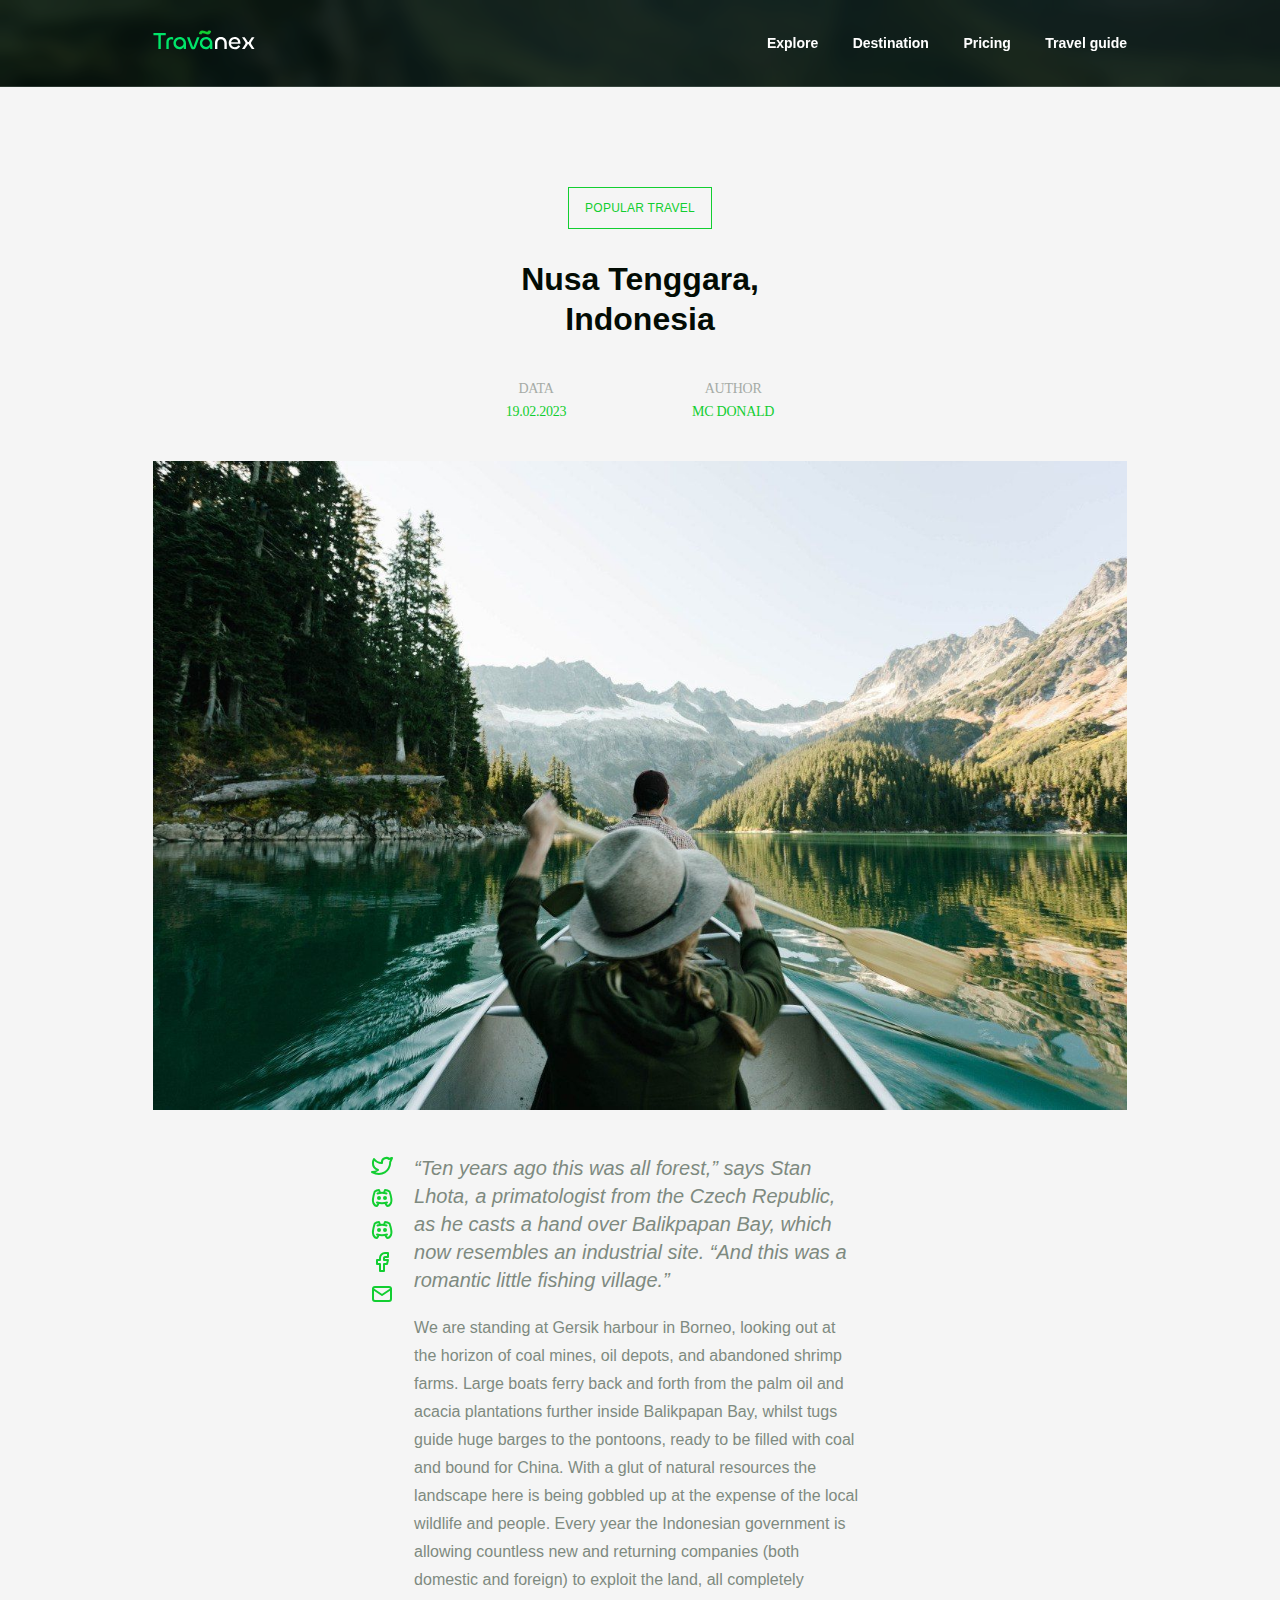
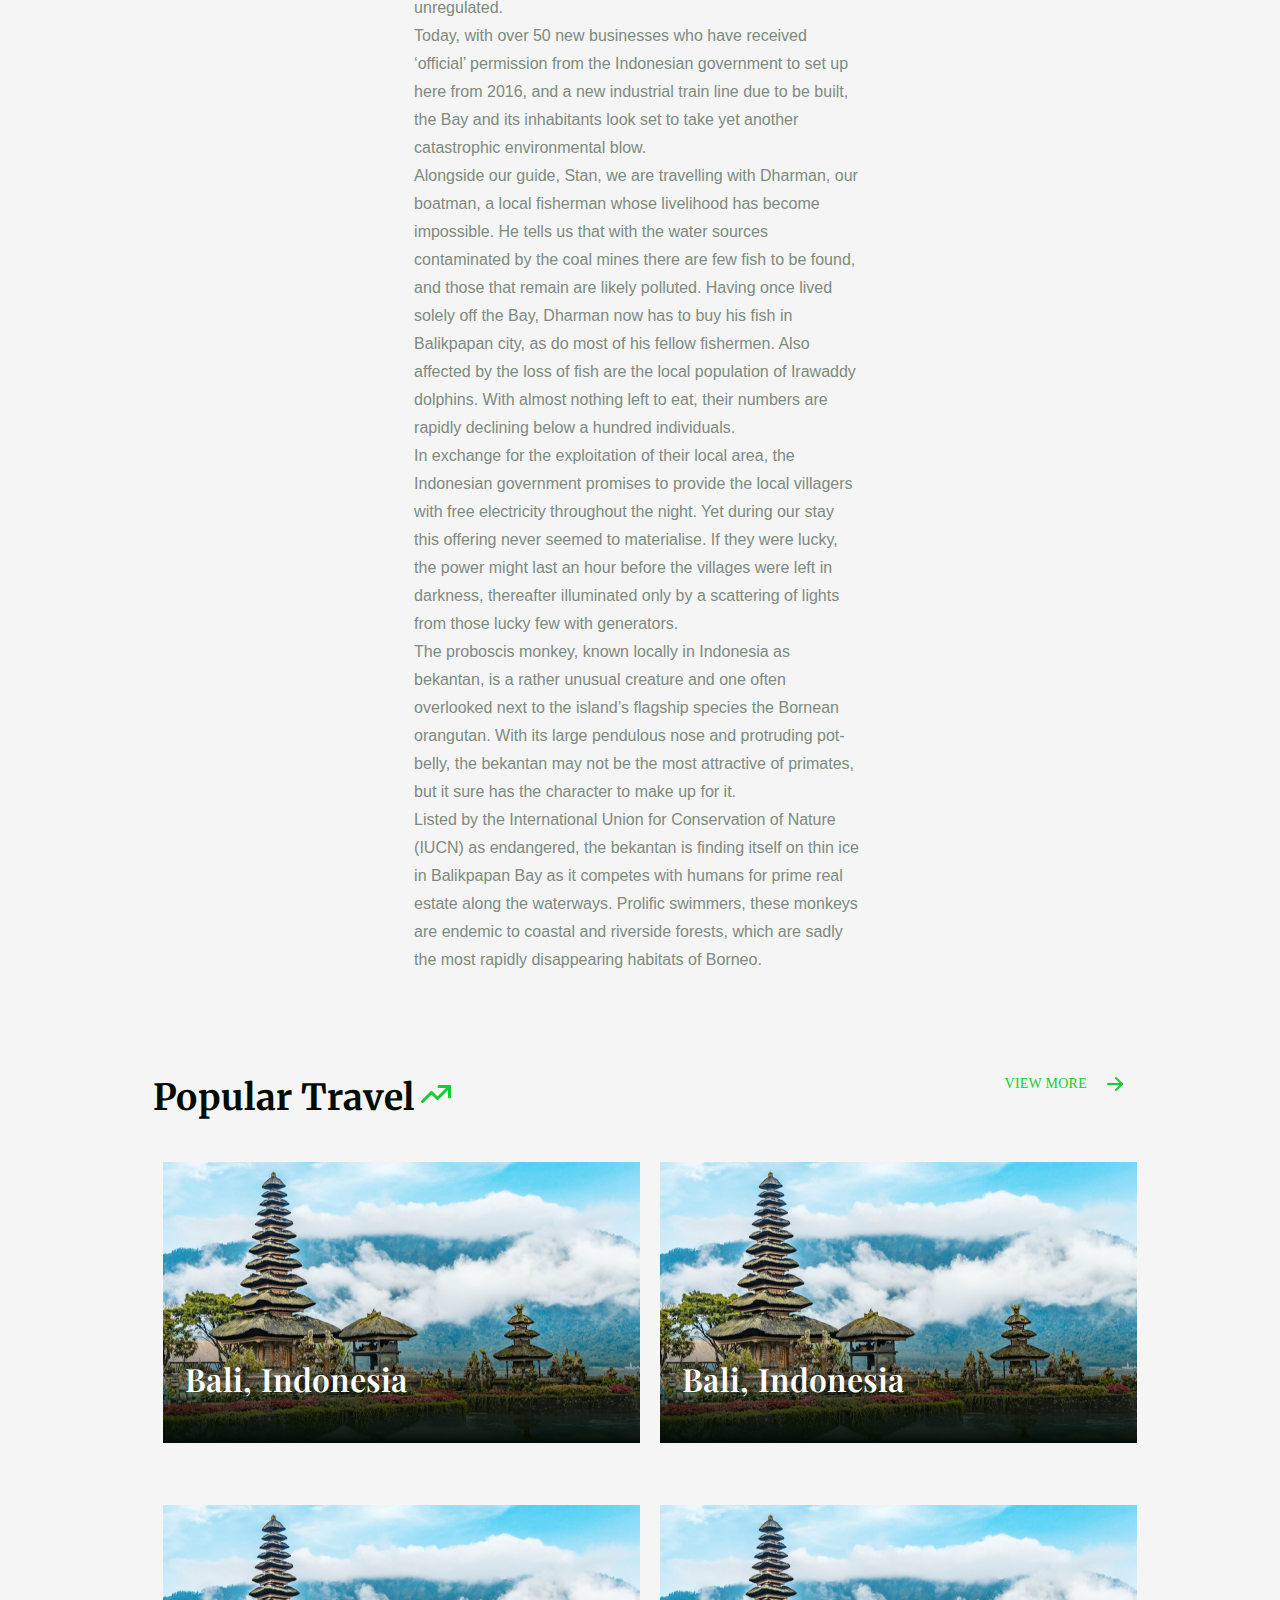
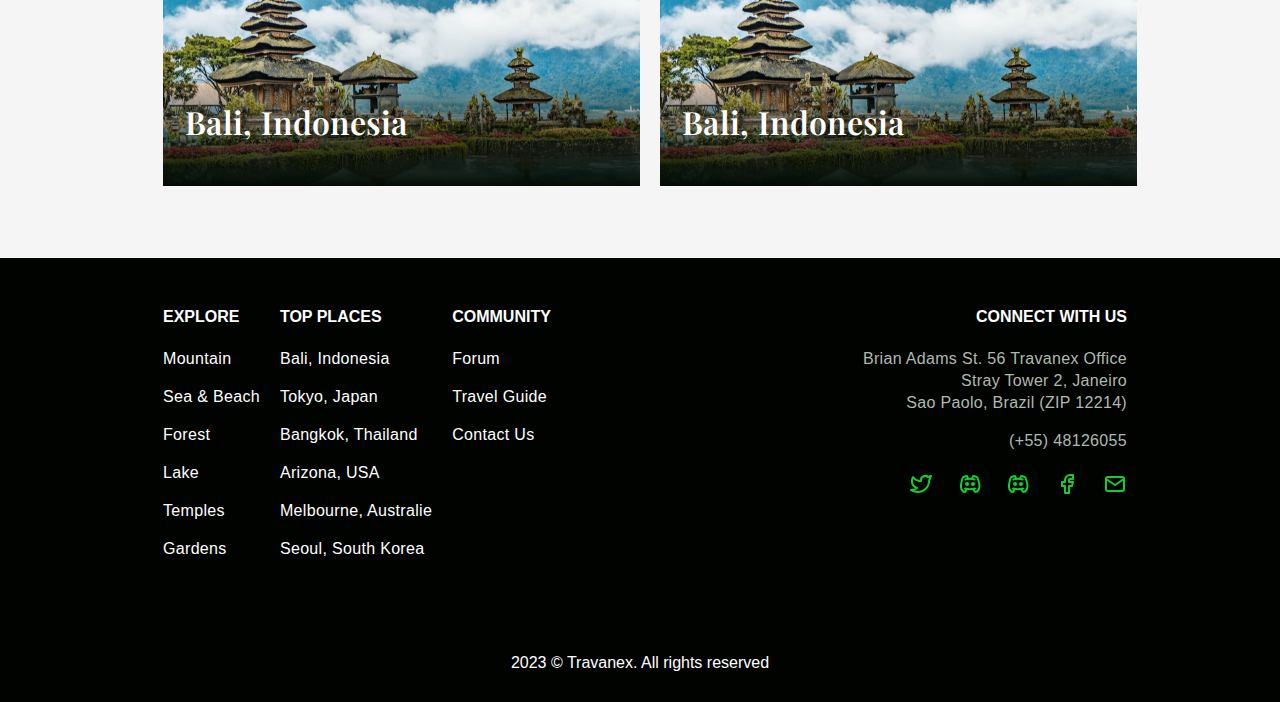
<file: travel/article/index.html>
<!DOCTYPE html>
<html>
<head>
	<meta charset="utf-8">
	<meta name="viewport" content="width=device-width, initial-scale=1">
	<title>temp</title>
	<link rel="stylesheet" type="text/css" href="../../css/reset.css">
	<link rel="stylesheet" type="text/css" href="../../css/setka_2.css">
	<link rel="stylesheet" type="text/css" href="../../css/main.css">
</head>
<body>
	<header class="header">
			
			<nav class="nav">
				<div class="container">
					<div class="row justify__content__between nav__row">
						<div class="col-auto nav__block">
							<img class="nav__img" src="../../images/Group 3.svg" alt="Travanex">
						</div>
						<div class="col-auto nav__block">
							<ul>
								<li class="nav__item"><a class="nav__link" href="#">Explore</a></li>
								<li class="nav__item"><a class="nav__link" href="#">Destination</a></li>
								<li class="nav__item"><a class="nav__link" href="#">Pricing</a></li>
								<li class="nav__item"><a class="nav__link" href="#">Travel guide</a></li>
							</ul>
						</div>
					</div>
				</div>
			</nav>		
		</header>



		<article class="article">
			<div class="container">
				
				<div class="row justify__content__center">
					<div class="col-5">
						
						<p class="article__teg">Popular Travel</p>
						<h2 class="article__title">Nusa Tenggara, Indonesia</h2>



						<div class="row article__block">
							<div class="col-auto">
								<p class="article__type">DATA</p>
								<data class="article__meaning">19.02.2023</data>
							</div>

							<div class="col-auto">
								<p class="article__type">AUTHOR</p>
								<p class="article__meaning">MC DONALD</p>
							</div>
						</div>
					</div>


					<div class="col-12">
						<img class="article__img" src="../../images/team.png">
					</div>


					<div class="col-7 row article__paper">
						<div class="col-auto">
								<a class="article__item" href="#"><img src="../../images/Twitter.svg"></a>
								<a class="article__item" href="#"><img src="../../images/Disc.svg "></a>
								<a class="article__item" href="#"><img src="../../images/Disc.svg "></a>
								<a class="article__item" href="#"><img src="../../images/Insta.svg"></a>
								<a class="article__item" href="#"><img src="../../images/Email.svg"></a>
						</div>
						<div class="col-10 article__text">
							<span class="article__cit">“Ten years ago this was all forest,” says Stan Lhota, a primatologist from the Czech Republic, as he casts a hand over Balikpapan Bay, which now resembles an industrial site. “And this was a romantic little fishing village.”</span>
								<p>We are standing at Gersik harbour in Borneo, looking out at the horizon of coal mines, oil depots, and abandoned shrimp farms. Large boats ferry back and forth from the palm oil and acacia plantations further inside Balikpapan Bay, whilst tugs guide huge barges to the pontoons, ready to be filled with coal and bound for China.

With a glut of natural resources the landscape here is being gobbled up at the expense of the local wildlife and people. Every year the Indonesian government is allowing countless new and returning companies (both domestic and foreign) to exploit the land, all completely unregulated. <br>
Today, with over 50 new businesses who have received ‘official’ permission from the Indonesian government to set up here from 2016, and a new industrial train line due to be built, the Bay and its inhabitants look set to take yet another catastrophic environmental blow.<br>
Alongside our guide, Stan, we are travelling with Dharman, our boatman, a local fisherman whose livelihood has become impossible. He tells us that with the water sources contaminated by the coal mines there are few fish to be found, and those that remain are likely polluted. Having once lived solely off the Bay, Dharman now has to buy his fish in Balikpapan city, as do most of his fellow fishermen. Also affected by the loss of fish are the local population of Irawaddy dolphins. With almost nothing left to eat, their numbers are rapidly declining below a hundred individuals.<br>
In exchange for the exploitation of their local area, the Indonesian government promises to provide the local villagers with free electricity throughout the night. Yet during our stay this offering never seemed to materialise. If they were lucky, the power might last an hour before the villages were left in darkness, thereafter illuminated only by a scattering of lights from those lucky few with generators.<br>
The proboscis monkey, known locally in Indonesia as bekantan, is a rather unusual creature and one often overlooked next to the island’s flagship species the Bornean orangutan. With its large pendulous nose and protruding pot-belly, the bekantan may not be the most attractive of primates, but it sure has the character to make up for it.<br>
Listed by the International Union for Conservation of Nature (IUCN) as endangered, the bekantan is finding itself on thin ice in Balikpapan Bay as it competes with humans for prime real estate along the waterways. Prolific swimmers, these monkeys are endemic to coastal and riverside forests, which are sadly the most rapidly disappearing habitats of Borneo.<br>
</p>

						</div>
					</div>
					
				</div>
			</div>
		</article>




		<section class="travel">
			<div class="container">
				<div class="row justify__content__between">
					<div class="col-auto">
						<div class="travel__before">
							<h2 class="travel__title">Popular Travel</h2>
						</div>
					</div>

					<div class="col-auto">
						<div class="travel__befores">
							<a class="travel__link" href="#">VIEW MORE</a>
						</div>
					</div>
				</div>


				<div class="row travel__row">
					<div class="travel__block col-6">
					
						<a href="#" class="col-6 travel__item">
							<img class="travel__img" src="../../images/bali.svg" alt="Bali, Indonesia">
							<div class="travel__position">
								<h3 class="travel_name">Bali, Indonesia</h3>
							</div>
						</a>

					</div>
					
					<div class="travel__block col-6">
					
						<a href="#" class="col-6 travel__item">
							<img class="travel__img" src="../../images/bali.svg" alt="Bali, Indonesia">
							<div class="travel__position">
								<h3 class="travel_name">Bali, Indonesia</h3>
							</div>
						</a>
						
					</div>

					<div class="travel__block col-6">
					
						<a href="#" class="col-6 travel__item">
							<img class="travel__img" src="../../images/bali.svg" alt="Bali, Indonesia">
							<div class="travel__position">
								<h3 class="travel_name">Bali, Indonesia</h3>
							</div>
						</a>
						
					</div>
					<div class="travel__block col-6">
					
						<a href="#" class="col-6 travel__item">
							<img class="travel__img" src="../../images/bali.svg" alt="Bali, Indonesia">
							<div class="travel__position">
								<h3 class="travel_name">Bali, Indonesia</h3>
							</div>
						</a>
						
					</div>
				</div>

				
			</div>
		</section>

		<footer class="footer">
			<div class="container">
				<div class="row justify__content__between">
					<div class="col-auto row">

						<div class="col-auto">
							<h2 class="footer__title">EXPLORE</h2>
							<ul>
								<li class="footer__txt"><a href="#">Mountain</a></li>
								<li class="footer__txt"><a href="#">Sea & Beach</a></li>
								<li class="footer__txt"><a href="#">Forest</a></li>
								<li class="footer__txt"><a href="#">Lake</a></li>
								<li class="footer__txt"><a href="#">Temples</a></li>
								<li class="footer__txt"><a href="#">Gardens</a></li>
							</ul>
						</div>


						<div class="col-auto">
							<h2 class="footer__title">TOP PLACES</h2>
							<ul>
								<li class="footer__txt"><a href="#">Bali, Indonesia</a></li>
								<li class="footer__txt"><a href="#">Tokyo, Japan</a></li>
								<li class="footer__txt"><a href="#">Bangkok, Thailand</a></li>
								<li class="footer__txt"><a href="#">Arizona, USA</a></li>
								<li class="footer__txt"><a href="#">Melbourne, Australie</a></li>
								<li class="footer__txt"><a href="#">Seoul, South Korea</a></li>
							</ul>
						</div>


						<div class="col-auto">
							<h2 class="footer__title">COMMUNITY</h2>
							<ul>
								<li class="footer__txt"><a href="#">Forum</a></li>
								<li class="footer__txt"><a href="#">Travel Guide</a></li>
								<li class="footer__txt"><a href="#">Contact Us</a></li>
							</ul>
						</div>
					</div>


					<div class="col-4 footer__right">
							<h2 class="footer__title">CONNECT WITH US</h2>
							<p class="footer__txt">Brian Adams St. 56 Travanex Office<br>
Stray Tower 2, Janeiro<br>Sao Paolo, Brazil (ZIP 12214)</p>
							<a  class="footer__txt" href="tel:+5548126055">(+55) 48126055</a>
							<ul class="footer__soc">
								<li class="footer__item"><a href="#"><img src="../../images/Twitter.svg"></a></li>
								<li class="footer__item"><a href="#"><img src="../../images/Disc.svg "></a></li>
								<li class="footer__item"><a href="#"><img src="../../images/Disc.svg "></a></li>
								<li class="footer__item"><a href="#"><img src="../../images/Insta.svg"></a></li>
								<li class="footer__item"><a href="#"><img src="../../images/Email.svg"></a></li>
							</ul>
						</div>
					</div>

					<div class="row justify__content__center ">
						<p class="footer__copyright">2023 © Travanex. All rights reserved</p>
					</div>
					
				</div>


			</div>
		</footer>
</body>
</html>
</file>
<file: css/setka_2.css>
.container {
	width: 100%;
	padding-left: 15px;
	padding-right: 15px;
	margin: 0 auto;
	box-sizing: border-box;
}

.row {
	display: flex;
	flex-wrap: wrap;
	
}

.justify__content__between {
	justify-content: space-between;
}

.justify__content__center {
	justify-content: center;
}

.justify__content__end {
	justify-content: flex-end;
}

.tc {
	text-align: center;
}

.col-auto {
	box-sizing: border-box;
	padding-left: 10px;
	padding-right: 10px;
}

.col-1, .col-2, .col-3, .col-4, .col-5, .col-6, .col-7, .col-8, .col-9, .col-10, .col-11, .col-12 {
	width: 100%;
	padding-left: 10px;
	padding-right: 10px;
	box-sizing: border-box;
}


@media(min-width:576px) {
	.container {
		max-width: 90%;
	}
}

@media(min-width:771px) {
	.container {
		max-width: 90%;
	}
	
	.col-1 {
		flex: 0 0 8.333333%; 
		max-width: 8.333333%;
	}
	
	.col-2 {
		flex: 0 0 16.666667%; 
		max-width: 16.666667%;
	}
	
	.col-3 {
		flex: 0 0 25%;
		max-width: 25%;
	}
	
	.col-4 {
		flex: 0 0 33.333333%;
		max-width: 33.333333%;
	}
	
	.col-5 {
		flex: 0 0 41.666667%;
		max-width: 41.666667%;
	}
	
	.col-6 {
		flex: 0 0 50%;
		max-width: 50%;
	}
	
	.col-7 {
		flex: 0 0 58.333333%;
		max-width: 58.333333%;
	}
	
	.col-8 {
		flex: 0 0 66.666667%;
		max-width: 66.666667%;
	}
	.col-9 {
		flex: 0 0 75%; 
		max-width: 75%;
	}
	.col-10 {
		flex: 0 0 83.333333%;
		max-width: 83.333333%;
	}
	
	.col-11 {
		flex: 0 0 91.666667%;
		max-width: 91.666667%;
	}
	
	.col-12 {
		flex: 0 0 100%; 
		max-width: 100%;
	}
	
}

@media(min-width:992px) {
	.container {
		max-width: 90%;
	}
}

@media(min-width:1200px) {
	.container {
		max-width: 80%;
	}
}
</file>
<file: css/main.css>
@import url('https://fonts.cdnfonts.com/css/satoshi');
@import url('https://fonts.cdnfonts.com/css/clash-display');
@import url('https://fonts.cdnfonts.com/css/chillax');
@import url('https://fonts.googleapis.com/css2?family=Merriweather:ital,wght@0,300;0,400;0,700;0,900;1,300;1,400;1,700;1,900&display=swap');
@import url('https://fonts.googleapis.com/css2?family=Playfair+Display:ital,wght@0,400;0,500;0,600;0,700;0,800;0,900;1,400;1,500;1,600;1,700;1,800;1,900&display=swap');
body {
	font-family: 'Satoshi', sans-serif;
	font-style: normal;
	font-weight: 400;
	background-color: #F5F5F5;
}


.header {
	background: url('../images/hero.jpg') no-repeat;
	background-position: center;
	background-size: cover;
}

.nav {
	background: rgba(2, 16, 11, 0.4);
	border-bottom: 1.5px solid rgba(232, 249, 242, 0.15);
	backdrop-filter: blur(7.5px);
	padding: 24px 0px;
}
.nav__row {
	align-items: center;
}
.nav__item {
	display: inline-block;
	margin-left: 30px;
}
.nav__link {
	font-weight: 700;
	font-size: 14px;
	line-height: 19px;
	text-align: center;
	color: #FFFFFF;
}

/****************************************************header section**********************************************/
.header__block {
	padding-top: 160px;
	padding-bottom: 229px;
}
.header__name {
	font-weight: 500;
	font-size: 14px;
	line-height: 19px;
	letter-spacing: 1.2px;
	color: #12CE31;
}
.header__title {
	font-family: 'Merriweather', sans-serif;
	font-style: normal;
	font-weight: 700;
	font-size: 36px;
	line-height: 48px;
	color: #FFFFFF;
	margin: 16px 0px;
}
.header__item {
	display: inline-block;
	color: #A5ABA6;
}
.header__data, .header__link, .header__btn {
	font-weight: 500;
	font-size: 14px;
	line-height: 19px;
	letter-spacing: -0.25px;
	color: #A5ABA6;
}
.header__link {
	text-transform: uppercase;
	color: #12CE31;
	margin-left: 20px;
}
.header__btn {
	background: radial-gradient(50% 357.63% at 50% 50%, #12CE31 0%, #0EA527 51.56%, #007814 100%);
	border-radius: 8px;
	padding: 12px 24px;
	color: #FFFFFF;
	display: table;
	margin-top: 24px;
}

.header__item:nth-child(3) {
	position: relative;
}

.header__item:nth-child(3)::before {
	position: absolute;
	content: "";
	background-image: url('../images/Frame.svg');
	width: 16px;
	height: 16px;
}

/****************************************************travel section*******************************************/
.travel{
	padding-top: 100px;

}
.travel__before, .travel__befores{
	position: relative;
}
.travel__row{
	align-items: center;
}
.travel__before::before{
	position: absolute;
	content: "";/*обяз, так как предполагаеся контент*/
	background: url('../images/arrow_up.svg');
	width: 36px;
	height: 36px;
	right: 0px;
	margin-top: 2px;

}
.travel__befores::before{
	position: absolute;
	content: "";/*обяз*/
	background: url('../images/arrow_right.svg');
	width: 24px;
	height: 24px;
	right: 0px;
	margin-top: -2px;

}
.travel__title{
	font-family: 'Merriweather';
	font-style: normal;
	font-weight: 700;
	font-size: 36px;
	line-height: 48px;
	letter-spacing: 0.32px;
	color: #030C04;
	margin-right: 40px;
}
.travel__before{

}
.travel__link{
	font-family: 'Satoshi';
	font-style: normal;
	font-weight: 500;
	font-size: 14px;
	line-height: 19px;
	text-align: center;
	letter-spacing: 0.25px;
	color: #12CE31;
	margin-right: 40px;
}
.travel__block{
	margin-top: 40px;
}
.travel__item{
	margin-bottom: 10px;
}
.travel__img{
	width: 100%;
	height: 281px;
	object-fit: cover;
	position: relative;
}
.travel__position{
	position: absolute;
	margin-top: -90px ;
}
.travel_name{
	font-family: 'Playfair Display';
	font-style: normal;
	font-weight: 600;
	font-size: 32px;
	line-height: 43px;
	letter-spacing: 0.32px;
	color: #FFFFFF;
	margin-left: 32px;
}
/********************************************location*/
.location{
	padding-top: 72px;
}
.location_item{
	margin-bottom: 30px;
}
.location_item:hover /*при наведении, :: - для псевдоблоков*/
{
	background: #FFFFFF;
	border-radius: 16px;
	padding: 14px;

}
.location_img{
	width: 100%;
	height: 100%;/*auto задает высоту от ширины*/
	object-fit: cover;
	border-radius: 12px	;
}
.location__block{
	margin-top: 50px;
}
.location__title{
	font-family: 'Satoshi' sans-serif;
	font-style: normal;
	font-weight: 500;
	font-size: 14px;
	line-height: 19px;
	letter-spacing: 1.2px;
	color: #12CE31;
	margin-bottom: 16px;
}
.location__subtitle{
	font-family: 'Merriweather' sans-serif;
	font-style: normal;
	font-weight: 700;
	font-size: 32px;
	line-height: 40px;
	color: #030C04;
	margin-bottom: 16px;
}
.location__txt{
	font-family: 'Satoshi' sans-serif;
	font-style: normal;
	font-weight: 400;
	font-size: 16px;
	line-height: 28px;
	color: #7E8A80;
	margin-bottom: 24px;
}
.location__link{
	font-family: 'Satoshi' sans-serif;
	font-style: normal;
	font-weight: 500;
	font-size: 12px;
	line-height: 16px;
	text-align: center;
	letter-spacing: 0.25px;
	text-transform: uppercase;
	color: #12CE31;

	display: inline-block;
	position: relative;
}
.location__link::before{
	position: absolute;
	content: "";
	background: url(../images/location_arrow.svg);
	width: 20px;
	height: 20px;
	right: -25px;
	top: -3px;
}
/************************************************************blog***********************************************************/
.blog{
	margin-top: 40px;
}
.blog__block{
	margin-top: 40px;
}
.blog__linK{
	margin-bottom: 30px;
}
.blog__img{
	width: 100%;
	border-radius: 16px;
	height: 210px;
	object-fit: cover;
}
.blog__list{

	margin-top: 16px;
	margin-bottom: 9px;
}
.blog__item{
	display: inline-block;
	margin-right: 8px;
	font-family: 'Satoshi' sans-serif;
	font-style: normal;
	font-weight: 400;
	font-size: 16px;
	color: #12CE31;
}
.blog__item data{
	color: #CDD2CE;
}
.blog__title{
	font-family: 'Merriweather' sans-serif;
	font-style: normal;
	font-weight: 700;
	font-size: 24px;
	line-height: 36px;
	letter-spacing: 0.32px;
	color: #030C04;
	margin-bottom: 9px;
}
.blog__txt{
	font-family: 'Satoshi' sans-serif;
	font-style: normal;
	font-weight: 400;
	font-size: 16px;
	line-height: 25px;
	color: #7E8A80;
}
.blog__green{
	font-family: 'Satoshi' sans-serif;
	font-style: normal;
	font-weight: 400;
	font-size: 16px;
	line-height: 22px;
	color: #12CE31;
}
/********************************************footer*****************************************/
.footer{
	margin-top: 50px;
	background: #010301;
	padding-bottom: 28px;
	padding-top: 48px;
}
.footer__title{
	font-family: 'Satoshi' sans-serif;
	font-style: normal;
	font-weight: 700;
	font-size: 16px;
	line-height: 22px;
	color: #FFFFFF;
	margin-bottom: 20px;
}
.footer__txt{
	font-family: 'Satoshi' sans-serif;
	font-style: normal;
	font-weight: 400;
	font-size: 16px;
	line-height: 22px;
	letter-spacing: 0.32px;
	color: #AEB9B0;
	display: flow-root;
	margin-bottom: 16px;
}
.footer__right{
	text-align: right;
}
.footer__soc{
	margin-top: 20px;
}
.footer__item{
	display: inline-block;
	margin-left: 20px;
}
.footer__copyright{
	font-family: 'Satoshi' sans-serif;
	font-style: normal;
	font-weight: 400;
	font-size: 16px;
	line-height: 22px;
	color: #FFFFFF;
	margin-top: 76px;
}


/******************************article********************************************************************************/
.article{
	padding-top: 100px;
}
.article .col-5{
	text-align: center;
}
.article__teg{
	font-style: normal;
	font-weight: 500;
	font-size: 12px;
	line-height: 16px;
	text-align: center;
	letter-spacing: 0.25px;
	text-transform: uppercase;
	color: #12CE31;
	padding: 12px 16px;
	border: 1px solid #12CE31;
	display: inline-block;
	margin-bottom: 30px;
}
.article__title{
	font-family: 'Merriweather' sans-serif;
	font-style: normal;
	font-weight: 700;
	font-size: 32px;
	line-height: 40px;
	color: #030C04;
	margin-bottom: 40px;
}
.article__block{
	margin-bottom: 40px;
	justify-content: space-around;
}
.article__type{
	font-family: 'Satoshi';
	font-style: normal;
	font-weight: 500;
	font-size: 14px;
	line-height: 19px;
	letter-spacing: -0.25px;
	color: #A5ABA6;
	margin-bottom: 4px;
}
.article__meaning{
	font-family: 'Satoshi';
	font-style: normal;
	font-weight: 500;
	font-size: 14px;
	line-height: 19px;
	letter-spacing: -0.25px;
	text-transform: uppercase;
	color: #12CE31;
}
.article__img{
	width: 100%;
	line-height: 700px;
	object-fit: cover;
}
.article__paper{
	margin-top: 40px;
}
.article__item{
	display: table;
	margin-bottom: 4px;
}
.article__text{}
.article__text p {
	font-size: 16px;
	line-height: 28px;
	color: #7E8A80;
}
.article__cit{
	display: inline-block;
	margin-bottom: 20px;
	font-size: 20px;
	line-height: 28px;
	color: #7E8A80;
	font-style: italic;

}
</file>
